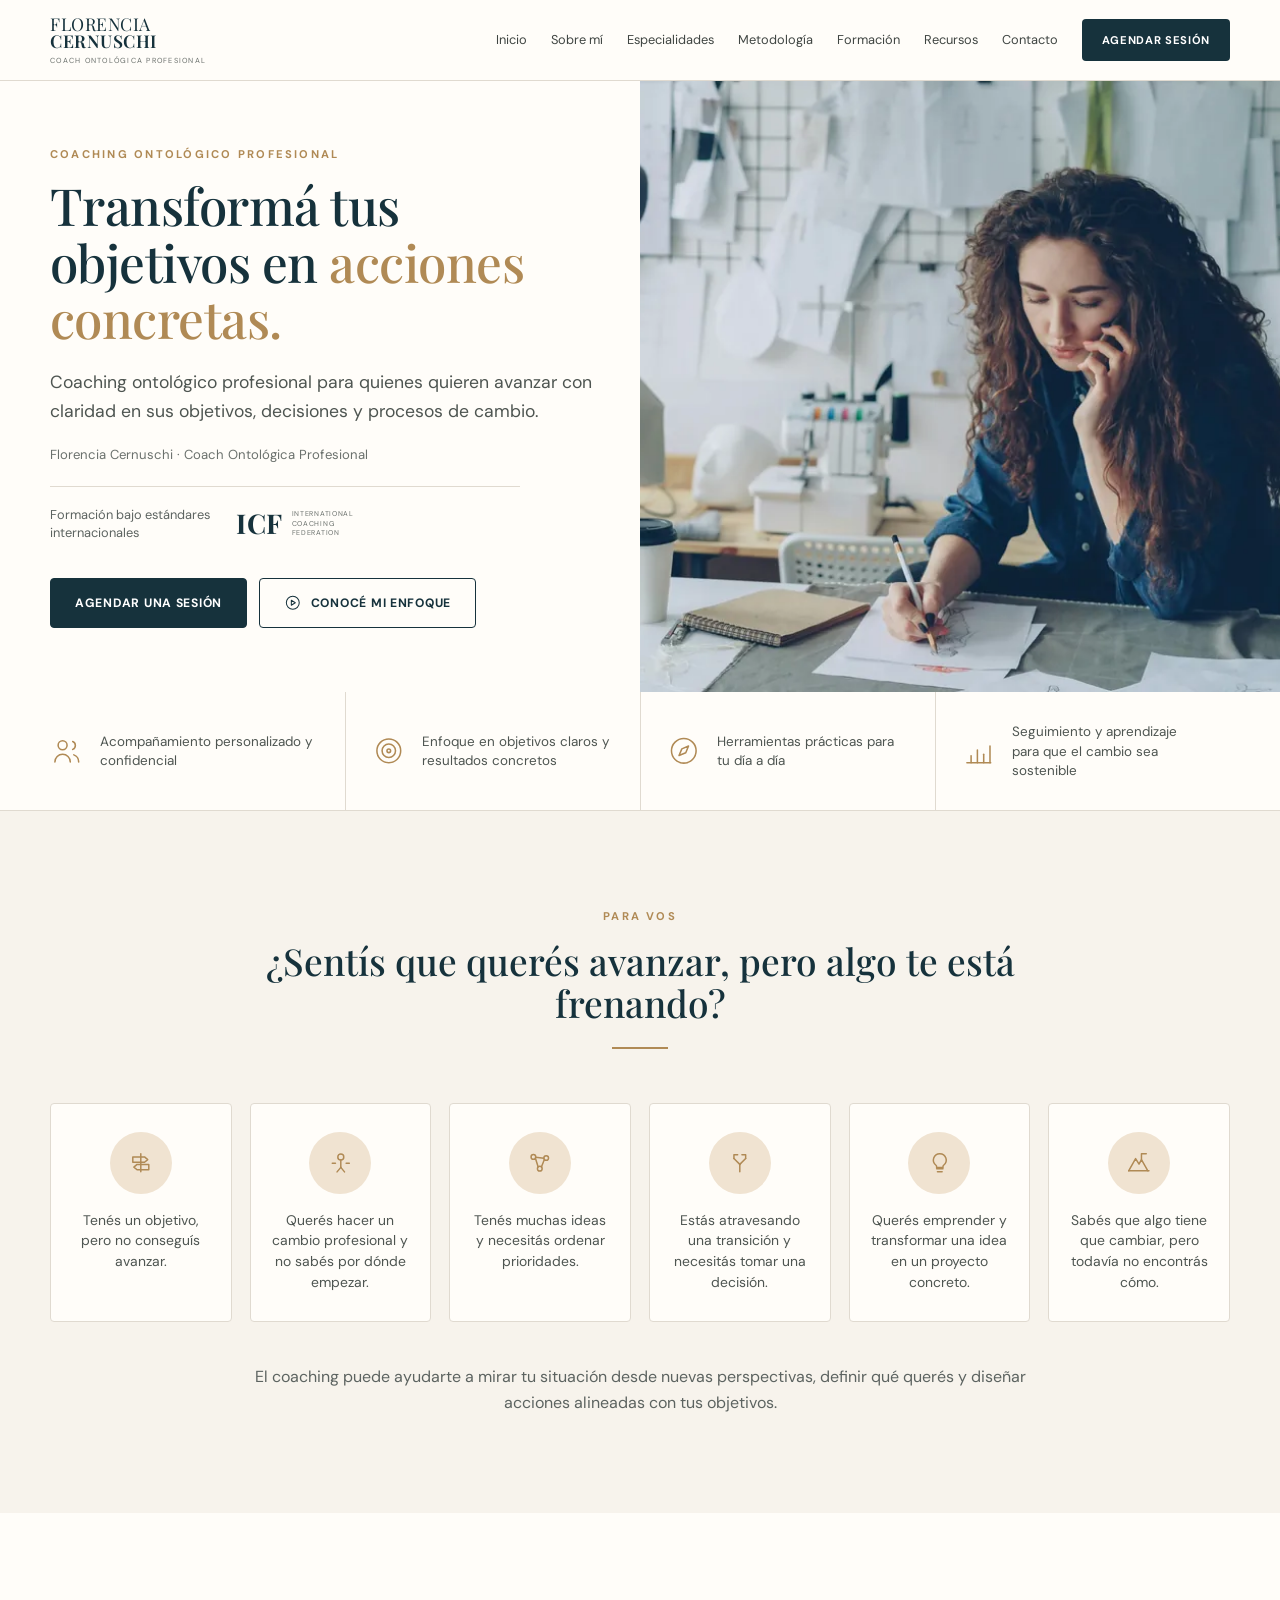
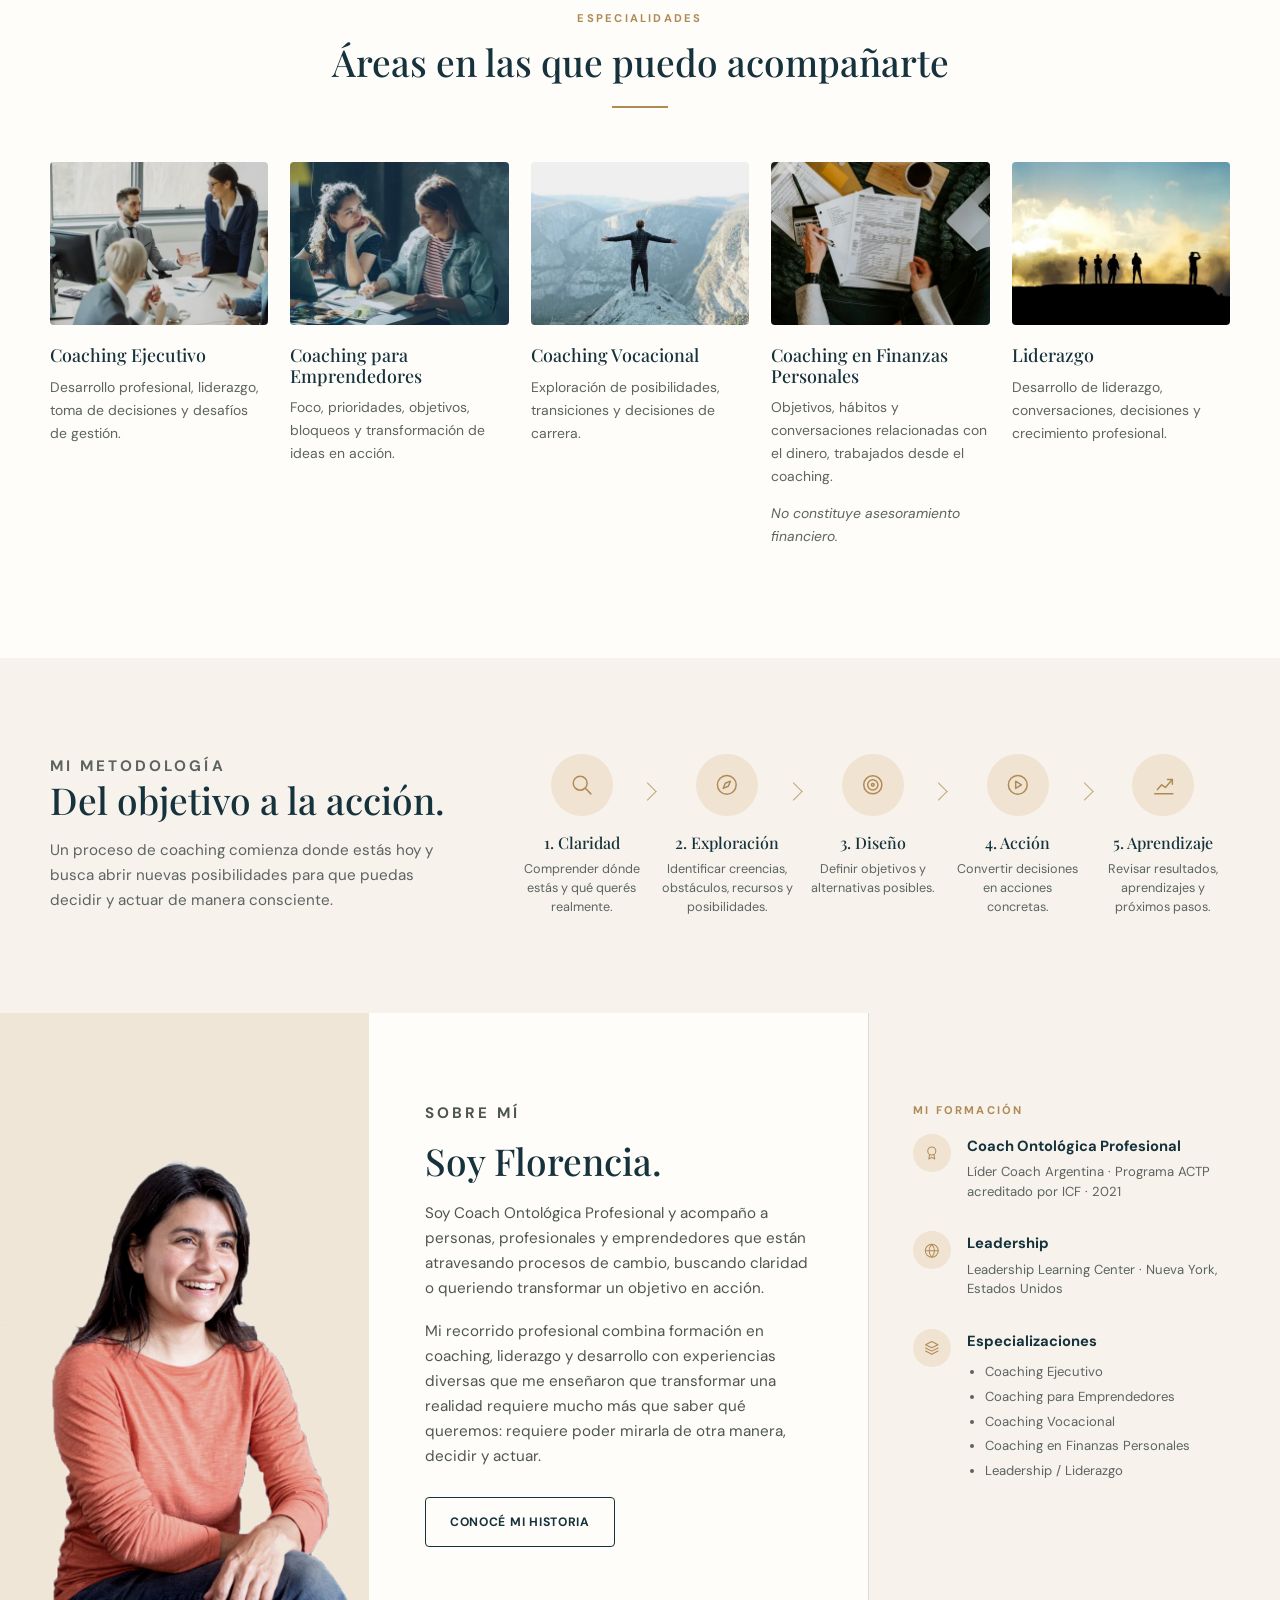
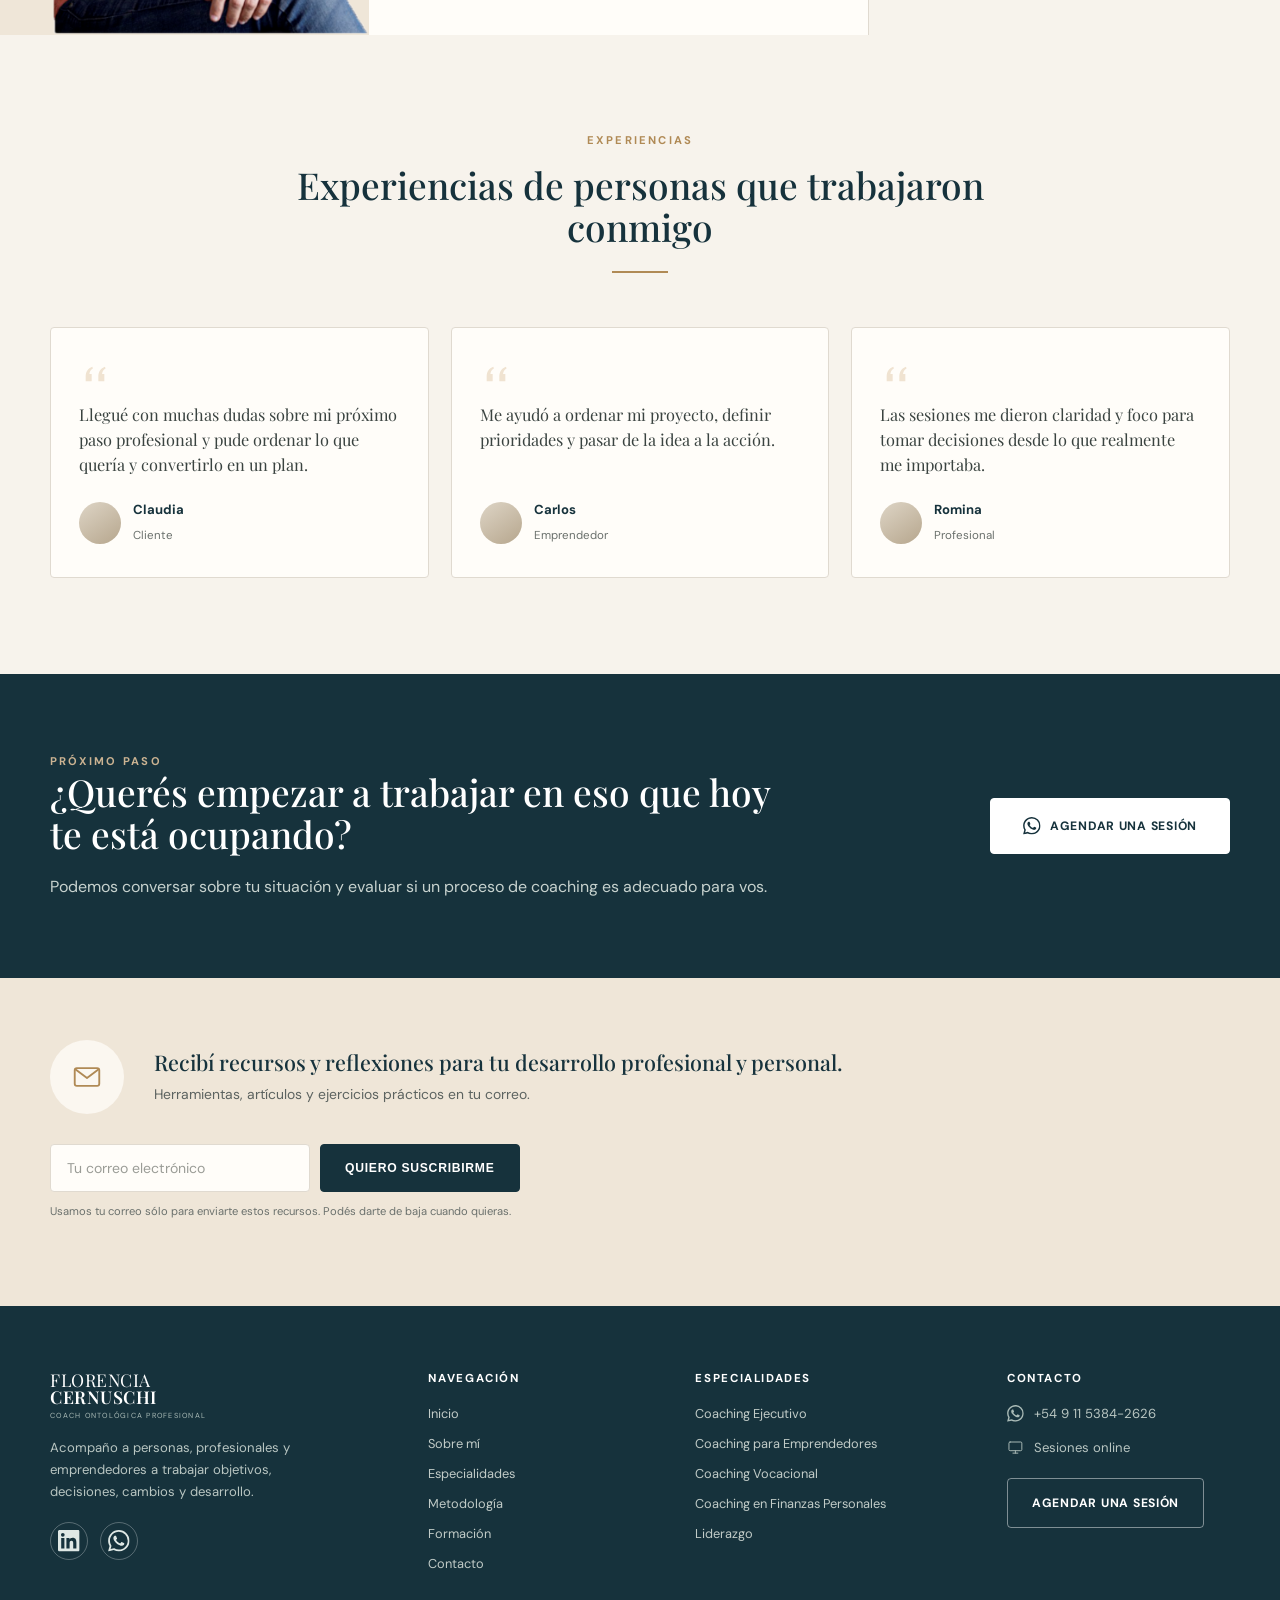
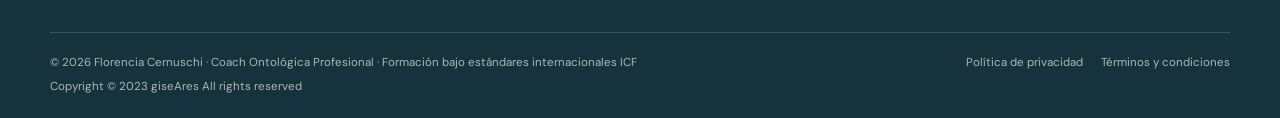
<file: index.html>
<!doctype html>
<html lang="es">
<head>
  <meta charset="utf-8">
  <meta name="viewport" content="width=device-width, initial-scale=1">

  <title>Florencia Cernuschi | Coach Ontológica Profesional ICF</title>
  <meta name="description" content="Coaching ontológico profesional para objetivos, cambios y desarrollo profesional. Conocé el enfoque y las especialidades de Florencia Cernuschi.">
  <link rel="canonical" href="https://cernuschiflorencia.github.io/coach/">

  <meta property="og:title" content="Florencia Cernuschi | Coach Ontológica Profesional ICF">
  <meta property="og:description" content="Transformá tus objetivos en acciones concretas. Coaching ontológico profesional para personas, profesionales y emprendedores.">
  <meta property="og:type" content="website">
  <meta property="og:url" content="https://cernuschiflorencia.github.io/coach/">
  <meta property="og:locale" content="es_AR">
  <meta property="og:site_name" content="Florencia Cernuschi">
  <!-- PENDIENTE: subir una imagen de 1200x630 y descomentar.
  <meta property="og:image" content="https://cernuschiflorencia.github.io/coach/assets/og-cover.jpg">
  <meta property="og:image:alt" content="Florencia Cernuschi, Coach Ontológica Profesional"> -->
  <meta name="twitter:card" content="summary_large_image">
  <meta name="twitter:title" content="Florencia Cernuschi | Coach Ontológica Profesional ICF">
  <meta name="twitter:description" content="Coaching ontológico profesional para objetivos, cambios y desarrollo profesional.">

  <meta name="theme-color" content="#16323c">
  <link rel="icon" type="image/png" sizes="32x32" href="assets/favicon-32x32.png">

  <link rel="preconnect" href="https://fonts.googleapis.com">
  <link rel="preconnect" href="https://fonts.gstatic.com" crossorigin>
  <link href="https://fonts.googleapis.com/css2?family=DM+Sans:wght@400;500;600;700&family=Playfair+Display:wght@500;600&display=swap" rel="stylesheet">
  <link rel="stylesheet" href="styles.css">

  <!-- Google Tag Manager -->
  <script>(function(w,d,s,l,i){w[l]=w[l]||[];w[l].push({'gtm.start':
  new Date().getTime(),event:'gtm.js'});var f=d.getElementsByTagName(s)[0],
  j=d.createElement(s),dl=l!='dataLayer'?'&l='+l:'';j.async=true;j.src=
  'https://www.googletagmanager.com/gtm.js?id='+i+dl;f.parentNode.insertBefore(j,f);
  })(window,document,'script','dataLayer','GTM-5N4RTZP9');</script>
  <!-- End Google Tag Manager -->

  <!-- Google Ads -->
  <script async src="https://www.googletagmanager.com/gtag/js?id=AW-17258777133"></script>
  <script>
    window.dataLayer = window.dataLayer || [];
    function gtag(){dataLayer.push(arguments);}
    gtag('js', new Date());
    gtag('config', 'AW-17258777133');
  </script>
  <!-- End Google Ads -->

  <script type="application/ld+json">
  {
    "@context": "https://schema.org",
    "@graph": [
      {
        "@type": "WebSite",
        "@id": "https://cernuschiflorencia.github.io/coach/#website",
        "url": "https://cernuschiflorencia.github.io/coach/",
        "name": "Florencia Cernuschi — Coach Ontológica Profesional",
        "inLanguage": "es-AR",
        "publisher": { "@id": "https://cernuschiflorencia.github.io/coach/#florencia" }
      },
      {
        "@type": "Person",
        "@id": "https://cernuschiflorencia.github.io/coach/#florencia",
        "name": "Florencia Cernuschi",
        "jobTitle": "Coach Ontológica Profesional",
        "url": "https://cernuschiflorencia.github.io/coach/",
        "description": "Coach Ontológica Profesional especializada en desarrollo profesional, coaching ejecutivo, emprendimiento, coaching vocacional, liderazgo y coaching en finanzas personales.",
        "knowsAbout": [
          "Coaching ontológico",
          "Coaching ejecutivo",
          "Coaching para emprendedores",
          "Coaching vocacional",
          "Coaching en finanzas personales",
          "Liderazgo"
        ],
        "sameAs": ["https://www.linkedin.com/in/cernuschiflorencia/"]
      },
      {
        "@type": "ProfessionalService",
        "@id": "https://cernuschiflorencia.github.io/coach/#servicio",
        "name": "Coaching Ontológico Profesional — Florencia Cernuschi",
        "url": "https://cernuschiflorencia.github.io/coach/",
        "description": "Procesos de coaching ontológico para trabajar objetivos, decisiones, cambios profesionales, emprendimiento y liderazgo.",
        "provider": { "@id": "https://cernuschiflorencia.github.io/coach/#florencia" },
        "areaServed": "Sesiones online",
        "availableLanguage": "es",
        "telephone": "+5491153842626",
        "contactPoint": {
          "@type": "ContactPoint",
          "contactType": "Agendar una sesión",
          "telephone": "+5491153842626",
          "availableLanguage": "es"
        },
        "hasOfferCatalog": {
          "@type": "OfferCatalog",
          "name": "Especialidades",
          "itemListElement": [
            { "@type": "Offer", "itemOffered": { "@type": "Service", "name": "Coaching Ejecutivo" } },
            { "@type": "Offer", "itemOffered": { "@type": "Service", "name": "Coaching para Emprendedores" } },
            { "@type": "Offer", "itemOffered": { "@type": "Service", "name": "Coaching Vocacional" } },
            { "@type": "Offer", "itemOffered": { "@type": "Service", "name": "Coaching en Finanzas Personales" } },
            { "@type": "Offer", "itemOffered": { "@type": "Service", "name": "Liderazgo" } }
          ]
        }
      }
    ]
  }
  </script>
</head>

<body>
<!-- Google Tag Manager (noscript) -->
<noscript><iframe src="https://www.googletagmanager.com/ns.html?id=GTM-5N4RTZP9"
height="0" width="0" style="display:none;visibility:hidden"></iframe></noscript>
<!-- End Google Tag Manager (noscript) -->

<!-- ============ Sprite de iconos ============ -->
<svg class="icon-sprite" aria-hidden="true" focusable="false">
  <!-- diferenciadores -->
  <symbol id="i-personas" viewBox="0 0 24 24"><circle cx="9" cy="8" r="3.2"/><path d="M3.5 20c0-3.1 2.5-5.5 5.5-5.5s5.5 2.4 5.5 5.5"/><path d="M16.2 5.4a3 3 0 0 1 0 5.6"/><path d="M17 14.9c2 .7 3.5 2.6 3.5 5.1"/></symbol>
  <symbol id="i-objetivo" viewBox="0 0 24 24"><circle cx="12" cy="12" r="8.5"/><circle cx="12" cy="12" r="4.8"/><circle cx="12" cy="12" r="1.3"/></symbol>
  <symbol id="i-brujula" viewBox="0 0 24 24"><circle cx="12" cy="12" r="8.8"/><path d="M15.4 8.6l-2 4.8-4.8 2 2-4.8z"/></symbol>
  <symbol id="i-progreso" viewBox="0 0 24 24"><path d="M3.5 20.5h17"/><path d="M6.5 20.5v-5"/><path d="M11 20.5v-9"/><path d="M15.5 20.5v-6"/><path d="M20 20.5v-12"/></symbol>

  <!-- situaciones -->
  <symbol id="i-cartel" viewBox="0 0 24 24"><path d="M12 3.5v17"/><path d="M4.5 6.5h11l3 2.5-3 2.5h-11z"/><path d="M19.5 13.5h-11l-3 2.5 3 2.5h11z"/></symbol>
  <symbol id="i-red" viewBox="0 0 24 24"><circle cx="6" cy="6.5" r="2.2"/><circle cx="18" cy="7.5" r="2.2"/><circle cx="12" cy="17.5" r="2.2"/><path d="M7.9 7.7l2.5 8"/><path d="M16.3 8.9l-2.7 6.9"/><path d="M8.2 6.9l7.6.8"/></symbol>
  <symbol id="i-cumbre" viewBox="0 0 24 24"><path d="M2.5 19.5h19"/><path d="M2.5 19.5L9 8l3.2 5.2L14.5 9l6 10.5"/><path d="M14.5 9V3.5h4.5"/></symbol>
  <symbol id="i-bifurcacion" viewBox="0 0 24 24"><path d="M12 20.5v-7"/><path d="M12 13.5L6.5 8"/><path d="M12 13.5L17.5 8"/><path d="M6.5 8V4.5h3.5"/><path d="M17.5 8V4.5H14"/></symbol>
  <symbol id="i-idea" viewBox="0 0 24 24"><path d="M9 17.5h6"/><path d="M9.8 20.5h4.4"/><path d="M12 3.5a6 6 0 0 1 3.6 10.8c-.4.3-.6.8-.6 1.3v.9H9v-.9c0-.5-.2-1-.6-1.3A6 6 0 0 1 12 3.5z"/></symbol>
  <symbol id="i-transicion" viewBox="0 0 24 24"><circle cx="12" cy="6.5" r="2.8"/><path d="M12 9.3v7"/><path d="M12 16.3l-3.5 4.2"/><path d="M12 16.3l3.5 4.2"/><path d="M4 12.5h3"/><path d="M17 12.5h3"/></symbol>

  <!-- metodología -->
  <symbol id="i-lupa" viewBox="0 0 24 24"><circle cx="10.5" cy="10.5" r="6.5"/><path d="M15.3 15.3l5.2 5.2"/></symbol>
  <symbol id="i-play" viewBox="0 0 24 24"><circle cx="12" cy="12" r="8.8"/><path d="M10 8.6l5.4 3.4L10 15.4z"/></symbol>
  <symbol id="i-crecimiento" viewBox="0 0 24 24"><path d="M3.5 20.5h17"/><path d="M6 16.5l4-4.5 3.5 2.5L20 7"/><path d="M15.5 7H20v4.5"/></symbol>

  <!-- formación -->
  <symbol id="i-diploma" viewBox="0 0 24 24"><circle cx="12" cy="9.5" r="5.5"/><path d="M9 14.4l-1 6 4-2.2 4 2.2-1-6"/></symbol>
  <symbol id="i-globo" viewBox="0 0 24 24"><circle cx="12" cy="12" r="8.8"/><path d="M3.4 12h17.2"/><path d="M12 3.2c2.4 2.4 3.6 5.4 3.6 8.8s-1.2 6.4-3.6 8.8c-2.4-2.4-3.6-5.4-3.6-8.8S9.6 5.6 12 3.2z"/></symbol>
  <symbol id="i-capas" viewBox="0 0 24 24"><path d="M12 3.5l8.5 4.3L12 12 3.5 7.8z"/><path d="M3.5 12.2L12 16.5l8.5-4.3"/><path d="M3.5 16.4L12 20.7l8.5-4.3"/></symbol>

  <!-- varios -->
  <symbol id="i-sobre" viewBox="0 0 24 24"><rect x="2.8" y="5.3" width="18.4" height="13.4" rx="1.6"/><path d="M3.5 6.3l8.5 6.4 8.5-6.4"/></symbol>
  <symbol id="i-monitor" viewBox="0 0 24 24"><rect x="2.8" y="4.3" width="18.4" height="12.4" rx="1.6"/><path d="M8.5 20.2h7"/><path d="M12 16.7v3.5"/></symbol>
  <symbol id="i-cita" viewBox="0 0 24 24"><path d="M10 6.5C6.7 7.7 5 10.2 5 14v3.5h4.5V12H7.8c.2-2 1-3.4 2.6-4.2z"/><path d="M19.5 6.5c-3.3 1.2-5 3.7-5 7.5v3.5H19V12h-1.7c.2-2 1-3.4 2.6-4.2z"/></symbol>
  <symbol id="i-whatsapp" viewBox="0 0 24 24"><path d="M17.47 14.38c-.3-.15-1.76-.87-2.03-.97-.27-.1-.47-.15-.67.15-.2.3-.77.97-.94 1.16-.17.2-.35.22-.64.08-.3-.15-1.26-.46-2.39-1.48-.88-.79-1.48-1.76-1.65-2.06-.17-.3-.02-.46.13-.6.13-.14.3-.35.45-.52.15-.18.2-.3.3-.5.1-.2.05-.37-.03-.52-.07-.15-.67-1.61-.91-2.21-.25-.58-.49-.5-.67-.51h-.57c-.2 0-.52.07-.8.37-.27.3-1.04 1.02-1.04 2.48 0 1.46 1.07 2.88 1.22 3.07.15.2 2.1 3.2 5.08 4.49.7.3 1.26.49 1.69.62.71.23 1.36.2 1.87.12.57-.09 1.76-.72 2-1.41.25-.7.25-1.29.18-1.42-.08-.12-.27-.2-.57-.35M12.05 21.78h-.01a9.87 9.87 0 0 1-5.03-1.37l-.36-.22-3.74.98 1-3.65-.24-.37a9.86 9.86 0 0 1-1.51-5.26c0-5.45 4.44-9.89 9.89-9.89a9.82 9.82 0 0 1 6.99 2.9 9.83 9.83 0 0 1 2.89 6.99c0 5.45-4.44 9.89-9.88 9.89m8.41-18.3A11.82 11.82 0 0 0 12.05 0C5.5 0 .16 5.34.16 11.89c0 2.1.55 4.14 1.59 5.95L.06 24l6.3-1.65a11.88 11.88 0 0 0 5.69 1.45c6.55 0 11.89-5.34 11.89-11.89a11.82 11.82 0 0 0-3.48-8.42z"/></symbol>
  <symbol id="i-linkedin" viewBox="0 0 24 24"><path d="M20.45 20.45h-3.55v-5.57c0-1.33-.03-3.04-1.86-3.04-1.85 0-2.13 1.45-2.13 2.94v5.67H9.35V9h3.41v1.56h.05c.48-.9 1.64-1.85 3.37-1.85 3.6 0 4.27 2.37 4.27 5.46v6.28zM5.34 7.43a2.06 2.06 0 1 1 0-4.13 2.06 2.06 0 0 1 0 4.13zm1.78 13.02H3.56V9h3.56v11.45zM22.23 0H1.77C.79 0 0 .77 0 1.73v20.54C0 23.23.79 24 1.77 24h20.46c.97 0 1.77-.77 1.77-1.73V1.73C24 .77 23.2 0 22.22 0z"/></symbol>
</svg>

<a class="skip-link" href="#contenido">Saltar al contenido</a>

<header class="site-header">
  <div class="container nav-wrap">
    <a class="brand" href="#inicio" aria-label="Florencia Cernuschi, inicio">
      <span>FLORENCIA</span><strong>CERNUSCHI</strong><small>COACH ONTOLÓGICA PROFESIONAL</small>
    </a>

    <button class="menu-toggle" aria-expanded="false" aria-controls="main-nav" aria-label="Abrir menú">
      <span class="bars" aria-hidden="true"></span>
    </button>

    <nav id="main-nav" class="main-nav" aria-label="Navegación principal">
      <a href="#inicio">Inicio</a>
      <a href="#sobre-mi">Sobre mí</a>
      <a href="#especialidades">Especialidades</a>
      <a href="#metodologia">Metodología</a>
      <a href="#formacion">Formación</a>
      <a href="#recursos">Recursos</a>
      <a href="#contacto">Contacto</a>
      <!-- Los CTA de "Agendar" van directo a WhatsApp, con un mensaje ya escrito.
           El link se repite en hero, CTA final y footer: si cambia el número o el
           texto, hay que actualizarlo en los cuatro. -->
      <a class="nav-cta" href="https://wa.me/5491153842626?text=Hola%20Florencia%2C%20me%20gustar%C3%ADa%20agendar%20una%20sesi%C3%B3n%20de%20coaching."
         target="_blank" rel="noopener" data-cta="header">Agendar sesión</a>
    </nav>
  </div>
</header>

<main id="contenido">
  <!-- ============ HERO ============ -->
  <!-- El hero no usa .container: la foto sangra hasta el borde derecho y la
       columna de texto se alinea sola con el resto de la página. -->
  <section class="hero" id="inicio">
    <div class="hero-grid">
      <div class="hero-copy">
        <p class="eyebrow">COACHING ONTOLÓGICO PROFESIONAL</p>
        <h1>Transformá tus objetivos en <em>acciones concretas.</em></h1>
        <p class="hero-lead">Coaching ontológico profesional para quienes quieren avanzar con claridad en sus objetivos, decisiones y procesos de cambio.</p>

        <p class="hero-signature">Florencia Cernuschi · Coach Ontológica Profesional</p>

        <div class="authority-lockup">
          <span class="authority-text">Formación bajo estándares internacionales</span>
          <!-- PENDIENTE: reemplazar por el logotipo oficial de ICF, respetando las
               normas de marca de la International Coaching Federation. -->
          <span class="icf-mark" aria-label="International Coaching Federation">
            <strong>ICF</strong><small>International<br>Coaching<br>Federation</small>
          </span>
        </div>

        <div class="hero-actions">
          <a class="btn btn-primary" href="https://wa.me/5491153842626?text=Hola%20Florencia%2C%20me%20gustar%C3%ADa%20agendar%20una%20sesi%C3%B3n%20de%20coaching."
             target="_blank" rel="noopener" data-cta="hero-primario">Agendar una sesión</a>
          <a class="btn btn-secondary btn-icon" href="#metodologia">
            <svg class="ico" aria-hidden="true"><use href="#i-play"/></svg>
            Conocé mi enfoque
          </a>
        </div>
      </div>

      <div class="hero-visual">
        <picture>
          <source type="image/webp"
                  srcset="assets/hero-800.webp 800w, assets/hero-1600.webp 1600w"
                  sizes="(max-width:860px) 100vw, 50vw">
          <source type="image/jpeg"
                  srcset="assets/hero-800.jpg 800w, assets/hero-1600.jpg 1600w"
                  sizes="(max-width:860px) 100vw, 50vw">
          <img src="assets/hero-1600.jpg" width="1600" height="1200"
               class="hero-photo" fetchpriority="high" decoding="async"
               alt="Una emprendedora trabaja en su taller: boceta a mano sobre la mesa mientras habla por teléfono, con un maniquí de costura y patrones colgados detrás. Foto: Vitaly Gariev / Unsplash">
        </picture>
      </div>
    </div>
  </section>

  <!-- ============ DIFERENCIADORES ============ -->
  <section class="differentiators" aria-label="Cómo acompaño los procesos">
    <div class="container diff-grid">
      <article><svg class="ico" aria-hidden="true"><use href="#i-personas"/></svg><p>Acompañamiento personalizado y confidencial</p></article>
      <article><svg class="ico" aria-hidden="true"><use href="#i-objetivo"/></svg><p>Enfoque en objetivos claros y resultados concretos</p></article>
      <article><svg class="ico" aria-hidden="true"><use href="#i-brujula"/></svg><p>Herramientas prácticas para tu día a día</p></article>
      <article><svg class="ico" aria-hidden="true"><use href="#i-progreso"/></svg><p>Seguimiento y aprendizaje para que el cambio sea sostenible</p></article>
    </div>
  </section>

  <!-- ============ SITUACIONES ============ -->
  <section class="problem section-soft">
    <div class="container">
      <div class="section-heading centered">
        <p class="eyebrow">PARA VOS</p>
        <h2>¿Sentís que querés avanzar, pero algo te está frenando?</h2>
      </div>

      <div class="problem-grid">
        <article><span class="icon-circle"><svg class="ico" aria-hidden="true"><use href="#i-cartel"/></svg></span><p>Tenés un objetivo, pero no conseguís avanzar.</p></article>
        <article><span class="icon-circle"><svg class="ico" aria-hidden="true"><use href="#i-transicion"/></svg></span><p>Querés hacer un cambio profesional y no sabés por dónde empezar.</p></article>
        <article><span class="icon-circle"><svg class="ico" aria-hidden="true"><use href="#i-red"/></svg></span><p>Tenés muchas ideas y necesitás ordenar prioridades.</p></article>
        <article><span class="icon-circle"><svg class="ico" aria-hidden="true"><use href="#i-bifurcacion"/></svg></span><p>Estás atravesando una transición y necesitás tomar una decisión.</p></article>
        <article><span class="icon-circle"><svg class="ico" aria-hidden="true"><use href="#i-idea"/></svg></span><p>Querés emprender y transformar una idea en un proyecto concreto.</p></article>
        <article><span class="icon-circle"><svg class="ico" aria-hidden="true"><use href="#i-cumbre"/></svg></span><p>Sabés que algo tiene que cambiar, pero todavía no encontrás cómo.</p></article>
      </div>

      <p class="section-close">El coaching puede ayudarte a mirar tu situación desde nuevas perspectivas, definir qué querés y diseñar acciones alineadas con tus objetivos.</p>
    </div>
  </section>

  <!-- ============ ESPECIALIDADES ============ -->
  <section id="especialidades" class="specialties section">
    <div class="container">
      <div class="section-heading centered">
        <p class="eyebrow">ESPECIALIDADES</p>
        <h2>Áreas en las que puedo acompañarte</h2>
      </div>

      <!-- Cada card sirve WebP con fallback JPEG en dos anchos. Los recortes 4:3
           y el script que los genera están documentados en assets/README.md. -->
      <div class="cards five">
        <!-- Fase 2: href="coaching-ejecutivo/" -->
        <article class="service-card">
          <picture>
            <source type="image/webp" sizes="(max-width:520px) calc(100vw - 32px), (max-width:860px) calc(50vw - 28px), (max-width:1080px) calc(33vw - 24px), 220px"
                    srcset="assets/esp-ejecutivo-440.webp 440w, assets/esp-ejecutivo-800.webp 800w">
            <img src="assets/esp-ejecutivo-800.jpg" width="800" height="600" loading="lazy" decoding="async"
                 sizes="(max-width:520px) calc(100vw - 32px), (max-width:860px) calc(50vw - 28px), (max-width:1080px) calc(33vw - 24px), 220px"
                 srcset="assets/esp-ejecutivo-440.jpg 440w, assets/esp-ejecutivo-800.jpg 800w"
                 alt="Cuatro profesionales conversan alrededor de una mesa de reunión en una oficina luminosa; uno gesticula mientras explica y sobre la mesa hay gráficos impresos. Foto: Vitaly Gariev / Unsplash"></picture>
          <div class="card-body">
            <h3>Coaching Ejecutivo</h3>
            <p>Desarrollo profesional, liderazgo, toma de decisiones y desafíos de gestión.</p>
          </div>
        </article>

        <!-- Fase 2: href="coaching-para-emprendedores/" -->
        <article class="service-card">
          <picture>
            <source type="image/webp" sizes="(max-width:520px) calc(100vw - 32px), (max-width:860px) calc(50vw - 28px), (max-width:1080px) calc(33vw - 24px), 220px"
                    srcset="assets/esp-emprendedores-440.webp 440w, assets/esp-emprendedores-800.webp 800w">
            <img src="assets/esp-emprendedores-800.jpg" width="800" height="600" loading="lazy" decoding="async"
                 sizes="(max-width:520px) calc(100vw - 32px), (max-width:860px) calc(50vw - 28px), (max-width:1080px) calc(33vw - 24px), 220px"
                 srcset="assets/esp-emprendedores-440.jpg 440w, assets/esp-emprendedores-800.jpg 800w"
                 alt="Dos emprendedoras trabajan juntas en un escritorio con una laptop, bocetos y notas adhesivas; una toma apuntes mientras la otra escucha. Foto: Vitaly Gariev / Unsplash"></picture>
          <div class="card-body">
            <h3>Coaching para Emprendedores</h3>
            <p>Foco, prioridades, objetivos, bloqueos y transformación de ideas en acción.</p>
          </div>
        </article>

        <!-- Fase 2: href="coaching-vocacional/" -->
        <article class="service-card">
          <picture>
            <source type="image/webp" sizes="(max-width:520px) calc(100vw - 32px), (max-width:860px) calc(50vw - 28px), (max-width:1080px) calc(33vw - 24px), 220px"
                    srcset="assets/esp-vocacional-440.webp 440w, assets/esp-vocacional-800.webp 800w">
            <img src="assets/esp-vocacional-800.jpg" width="800" height="600" loading="lazy" decoding="async"
                 sizes="(max-width:520px) calc(100vw - 32px), (max-width:860px) calc(50vw - 28px), (max-width:1080px) calc(33vw - 24px), 220px"
                 srcset="assets/esp-vocacional-440.jpg 440w, assets/esp-vocacional-800.jpg 800w"
                 alt="Una persona de espaldas, parada sobre una roca en la cima, abre los brazos frente a un valle de montañas al amanecer. Foto: Jason Hogan / Unsplash"></picture>
          <div class="card-body">
            <h3>Coaching Vocacional</h3>
            <p>Exploración de posibilidades, transiciones y decisiones de carrera.</p>
          </div>
        </article>

        <!-- Fase 2: href="coaching-finanzas-personales/" -->
        <article class="service-card">
          <picture>
            <source type="image/webp" sizes="(max-width:520px) calc(100vw - 32px), (max-width:860px) calc(50vw - 28px), (max-width:1080px) calc(33vw - 24px), 220px"
                    srcset="assets/esp-finanzas-440.webp 440w, assets/esp-finanzas-800.webp 800w">
            <img src="assets/esp-finanzas-800.jpg" width="800" height="600" loading="lazy" decoding="async"
                 sizes="(max-width:520px) calc(100vw - 32px), (max-width:860px) calc(50vw - 28px), (max-width:1080px) calc(33vw - 24px), 220px"
                 srcset="assets/esp-finanzas-440.jpg 440w, assets/esp-finanzas-800.jpg 800w"
                 alt="Vista desde arriba de una persona revisando papeles de finanzas personales, con una calculadora, una lista de documentos, un café y una laptop. Foto: Kelly Sikkema / Unsplash"></picture>
          <div class="card-body">
            <h3>Coaching en Finanzas Personales</h3>
            <p>Objetivos, hábitos y conversaciones relacionadas con el dinero, trabajados desde el coaching.</p>
            <p class="card-note">No constituye asesoramiento financiero.</p>
          </div>
        </article>

        <!-- Fase 2: href="liderazgo/" -->
        <article class="service-card">
          <picture>
            <source type="image/webp" sizes="(max-width:520px) calc(100vw - 32px), (max-width:860px) calc(50vw - 28px), (max-width:1080px) calc(33vw - 24px), 220px"
                    srcset="assets/esp-liderazgo-440.webp 440w, assets/esp-liderazgo-800.webp 800w">
            <img src="assets/esp-liderazgo-800.jpg" width="800" height="600" loading="lazy" decoding="async"
                 sizes="(max-width:520px) calc(100vw - 32px), (max-width:860px) calc(50vw - 28px), (max-width:1080px) calc(33vw - 24px), 220px"
                 srcset="assets/esp-liderazgo-440.jpg 440w, assets/esp-liderazgo-800.jpg 800w"
                 alt="Cinco personas de pie sobre la cima de una loma, en silueta contra un cielo al atardecer. Foto: Csaba Veres / Unsplash"></picture>
          <div class="card-body">
            <h3>Liderazgo</h3>
            <p>Desarrollo de liderazgo, conversaciones, decisiones y crecimiento profesional.</p>
          </div>
        </article>
      </div>
    </div>
  </section>

  <!-- ============ METODOLOGÍA ============ -->
  <section id="metodologia" class="method section-soft">
    <div class="container method-grid">
      <div class="method-intro">
        <p class="eyebrow">MI METODOLOGÍA</p>
        <h2>Del objetivo a la acción.</h2>
        <p>Un proceso de coaching comienza donde estás hoy y busca abrir nuevas posibilidades para que puedas decidir y actuar de manera consciente.</p>
      </div>

      <ol class="steps">
        <li>
          <span class="icon-circle"><svg class="ico" aria-hidden="true"><use href="#i-lupa"/></svg></span>
          <h3>1. Claridad</h3>
          <p>Comprender dónde estás y qué querés realmente.</p>
        </li>
        <li>
          <span class="icon-circle"><svg class="ico" aria-hidden="true"><use href="#i-brujula"/></svg></span>
          <h3>2. Exploración</h3>
          <p>Identificar creencias, obstáculos, recursos y posibilidades.</p>
        </li>
        <li>
          <span class="icon-circle"><svg class="ico" aria-hidden="true"><use href="#i-objetivo"/></svg></span>
          <h3>3. Diseño</h3>
          <p>Definir objetivos y alternativas posibles.</p>
        </li>
        <li>
          <span class="icon-circle"><svg class="ico" aria-hidden="true"><use href="#i-play"/></svg></span>
          <h3>4. Acción</h3>
          <p>Convertir decisiones en acciones concretas.</p>
        </li>
        <li>
          <span class="icon-circle"><svg class="ico" aria-hidden="true"><use href="#i-crecimiento"/></svg></span>
          <h3>5. Aprendizaje</h3>
          <p>Revisar resultados, aprendizajes y próximos pasos.</p>
        </li>
      </ol>
    </div>
  </section>

  <!-- ============ SOBRE MÍ + FORMACIÓN ============ -->
  <section id="sobre-mi" class="about">
    <div class="about-grid">
      <div class="about-image">
        <img src="assets/florencia-retrato.png" width="428" height="553"
             loading="lazy" decoding="async"
             alt="Florencia Cernuschi, sentada y sonriendo">
      </div>

      <div class="about-copy">
        <p class="eyebrow">SOBRE MÍ</p>
        <h2>Soy Florencia.</h2>
        <p>Soy Coach Ontológica Profesional y acompaño a personas, profesionales y emprendedores que están atravesando procesos de cambio, buscando claridad o queriendo transformar un objetivo en acción.</p>
        <p>Mi recorrido profesional combina formación en coaching, liderazgo y desarrollo con experiencias diversas que me enseñaron que transformar una realidad requiere mucho más que saber qué queremos: requiere poder mirarla de otra manera, decidir y actuar.</p>
        <a class="btn btn-secondary" href="https://calimbaok.github.io/calimbaok/"
           target="_blank" rel="noopener" data-cta="sobre-mi-historia">Conocé mi historia</a>
      </div>

      <aside class="credentials" id="formacion" aria-labelledby="titulo-formacion">
        <p class="eyebrow">MI FORMACIÓN</p>
        <h3 id="titulo-formacion" class="sr-only">Formación y respaldo profesional</h3>

        <div class="cred-item">
          <span class="icon-circle sm"><svg class="ico" aria-hidden="true"><use href="#i-diploma"/></svg></span>
          <div>
            <b>Coach Ontológica Profesional</b>
            <!-- IMPORTANTE (Documento Maestro §3.6 y §12): validar esta
                 denominación contra el certificado antes de publicar. -->
            <span>Líder Coach Argentina · Programa ACTP acreditado por ICF · 2021</span>
          </div>
        </div>

        <div class="cred-item">
          <span class="icon-circle sm"><svg class="ico" aria-hidden="true"><use href="#i-globo"/></svg></span>
          <div>
            <b>Leadership</b>
            <span>Leadership Learning Center · Nueva York, Estados Unidos</span>
          </div>
        </div>

        <div class="cred-item">
          <span class="icon-circle sm"><svg class="ico" aria-hidden="true"><use href="#i-capas"/></svg></span>
          <div>
            <b>Especializaciones</b>
            <ul>
              <li>Coaching Ejecutivo</li>
              <li>Coaching para Emprendedores</li>
              <li>Coaching Vocacional</li>
              <li>Coaching en Finanzas Personales</li>
              <li>Leadership / Liderazgo</li>
            </ul>
          </div>
        </div>
      </aside>
    </div>
  </section>

  <!-- ============ TESTIMONIOS ============ -->
  <section class="testimonials section-soft">
    <div class="container">
      <div class="section-heading centered">
        <p class="eyebrow">EXPERIENCIAS</p>
        <h2>Experiencias de personas que trabajaron conmigo</h2>
      </div>

      <!-- PENDIENTE: reemplazar por testimonios reales y autorizados. Estructura
           sugerida (Documento Maestro §3.8): problema inicial → proceso → cambio
           percibido. No inventar resultados. -->
      <div class="testimonial-track" id="testimonios">
        <figure class="testimonial">
          <svg class="ico quote" aria-hidden="true"><use href="#i-cita"/></svg>
          <blockquote><p>Llegué con muchas dudas sobre mi próximo paso profesional y pude ordenar lo que quería y convertirlo en un plan.</p></blockquote>
          <figcaption><span class="avatar" aria-hidden="true"></span><span class="who"><b>Claudia</b><small>Cliente</small></span></figcaption>
        </figure>

        <figure class="testimonial">
          <svg class="ico quote" aria-hidden="true"><use href="#i-cita"/></svg>
          <blockquote><p>Me ayudó a ordenar mi proyecto, definir prioridades y pasar de la idea a la acción.</p></blockquote>
          <figcaption><span class="avatar" aria-hidden="true"></span><span class="who"><b>Carlos</b><small>Emprendedor</small></span></figcaption>
        </figure>

        <figure class="testimonial">
          <svg class="ico quote" aria-hidden="true"><use href="#i-cita"/></svg>
          <blockquote><p>Las sesiones me dieron claridad y foco para tomar decisiones desde lo que realmente me importaba.</p></blockquote>
          <figcaption><span class="avatar" aria-hidden="true"></span><span class="who"><b>Romina</b><small>Profesional</small></span></figcaption>
        </figure>
      </div>

      <div class="track-dots" role="tablist" aria-label="Testimonios" hidden></div>
    </div>
  </section>

  <!-- ============ CTA FINAL ============ -->
  <section id="contacto" class="final-cta">
    <div class="container cta-inner">
      <div>
        <p class="eyebrow">PRÓXIMO PASO</p>
        <h2>¿Querés empezar a trabajar en eso que hoy te está ocupando?</h2>
        <p>Podemos conversar sobre tu situación y evaluar si un proceso de coaching es adecuado para vos.</p>
      </div>
      <a class="btn btn-primary btn-lg btn-icon" href="https://wa.me/5491153842626?text=Hola%20Florencia%2C%20me%20gustar%C3%ADa%20agendar%20una%20sesi%C3%B3n%20de%20coaching."
         target="_blank" rel="noopener" data-cta="cta-final">
        <svg class="ico solid" aria-hidden="true"><use href="#i-whatsapp"/></svg>
        Agendar una sesión
      </a>
    </div>
  </section>

  <!-- ============ NEWSLETTER ============ -->
  <section id="recursos" class="newsletter">
    <div class="container news-inner">
      <span class="icon-circle lg"><svg class="ico" aria-hidden="true"><use href="#i-sobre"/></svg></span>
      <div class="news-copy">
        <h2>Recibí recursos y reflexiones para tu desarrollo profesional y personal.</h2>
        <p>Herramientas, artículos y ejercicios prácticos en tu correo.</p>
      </div>
      <!-- El submit lo maneja script.js: manda el email a un Apps Script que lo
           agrega a contactos.txt en Drive. Ver apps-script/README.md. -->
      <form class="news-form" novalidate>
        <label class="sr-only" for="news-email">Tu correo electrónico</label>
        <input id="news-email" name="email" type="email" autocomplete="email"
               placeholder="Tu correo electrónico" required>
        <button class="btn btn-primary" type="submit">Quiero suscribirme</button>
        <p class="form-nota">Usamos tu correo sólo para enviarte estos recursos. Podés darte de baja cuando quieras.</p>
        <p class="form-status" role="status" aria-live="polite"></p>
      </form>
    </div>
  </section>
</main>

<footer class="footer">
  <div class="container footer-grid">
    <div class="footer-brand">
      <a class="brand inverse" href="#inicio">
        <span>FLORENCIA</span><strong>CERNUSCHI</strong><small>COACH ONTOLÓGICA PROFESIONAL</small>
      </a>
      <p>Acompaño a personas, profesionales y emprendedores a trabajar objetivos, decisiones, cambios y desarrollo.</p>
      <div class="socials">
        <a href="https://www.linkedin.com/in/cernuschiflorencia/" target="_blank" rel="noopener me" aria-label="LinkedIn de Florencia Cernuschi">
          <svg class="ico solid" aria-hidden="true"><use href="#i-linkedin"/></svg>
        </a>
        <a href="https://wa.me/5491153842626" target="_blank" rel="noopener"
           aria-label="Escribir por WhatsApp">
          <svg class="ico solid" aria-hidden="true"><use href="#i-whatsapp"/></svg>
        </a>
        <!-- Sumar aquí Instagram, YouTube u otras redes SOLO cuando sean perfiles
             oficiales verificados, y replicarlas en el "sameAs" del JSON-LD
             (Documento Maestro §18 y §19). -->
      </div>
    </div>

    <nav aria-label="Navegación del sitio">
      <h2>Navegación</h2>
      <a href="#inicio">Inicio</a>
      <a href="#sobre-mi">Sobre mí</a>
      <a href="#especialidades">Especialidades</a>
      <a href="#metodologia">Metodología</a>
      <a href="#formacion">Formación</a>
      <a href="#contacto">Contacto</a>
    </nav>

    <nav aria-label="Especialidades">
      <h2>Especialidades</h2>
      <a href="#especialidades">Coaching Ejecutivo</a>
      <a href="#especialidades">Coaching para Emprendedores</a>
      <a href="#especialidades">Coaching Vocacional</a>
      <a href="#especialidades">Coaching en Finanzas Personales</a>
      <a href="#especialidades">Liderazgo</a>
    </nav>

    <div>
      <h2>Contacto</h2>
      <p class="contact-line">
        <svg class="ico solid" aria-hidden="true"><use href="#i-whatsapp"/></svg>
        <a href="https://wa.me/5491153842626" target="_blank" rel="noopener" data-cta="footer-numero">+54 9 11 5384-2626</a>
      </p>
      <p class="contact-line"><svg class="ico" aria-hidden="true"><use href="#i-monitor"/></svg> Sesiones online</p>
      <a class="btn btn-light" href="https://wa.me/5491153842626?text=Hola%20Florencia%2C%20me%20gustar%C3%ADa%20agendar%20una%20sesi%C3%B3n%20de%20coaching."
         target="_blank" rel="noopener" data-cta="footer">Agendar una sesión</a>
    </div>
  </div>

  <div class="container footer-bottom">
    <div class="creditos">
      <span>© <span id="anio">2026</span> Florencia Cernuschi · Coach Ontológica Profesional · Formación bajo estándares internacionales ICF</span>
      <span>Copyright © 2023 <a class="credito-autoria" href="https://www.linkedin.com/in/giseares/" target="_blank" rel="noopener">giseAres</a> All rights reserved</span>
    </div>
    <span class="legal">
      <a href="politica-de-privacidad.html">Política de privacidad</a>
      <a href="terminos-y-condiciones.html">Términos y condiciones</a>
    </span>
  </div>
</footer>

<!-- Confirmación de suscripción. Es un <dialog> nativo: trae el foco atrapado,
     el cierre con Escape y el fondo oscurecido sin que haya que programarlos. -->
<dialog id="dialogo-gracias" class="dialogo" aria-labelledby="titulo-gracias">
  <span class="icon-circle lg" aria-hidden="true"><svg class="ico"><use href="#i-sobre"/></svg></span>
  <h2 id="titulo-gracias">¡Gracias por suscribirte!</h2>
  <p>Vas a empezar a recibir recursos y reflexiones para tu desarrollo profesional y personal.</p>
  <button class="btn btn-primary" type="button" autofocus data-cerrar-dialogo>Cerrar</button>
</dialog>

<script src="script.js"></script>
</body>
</html>
</file>
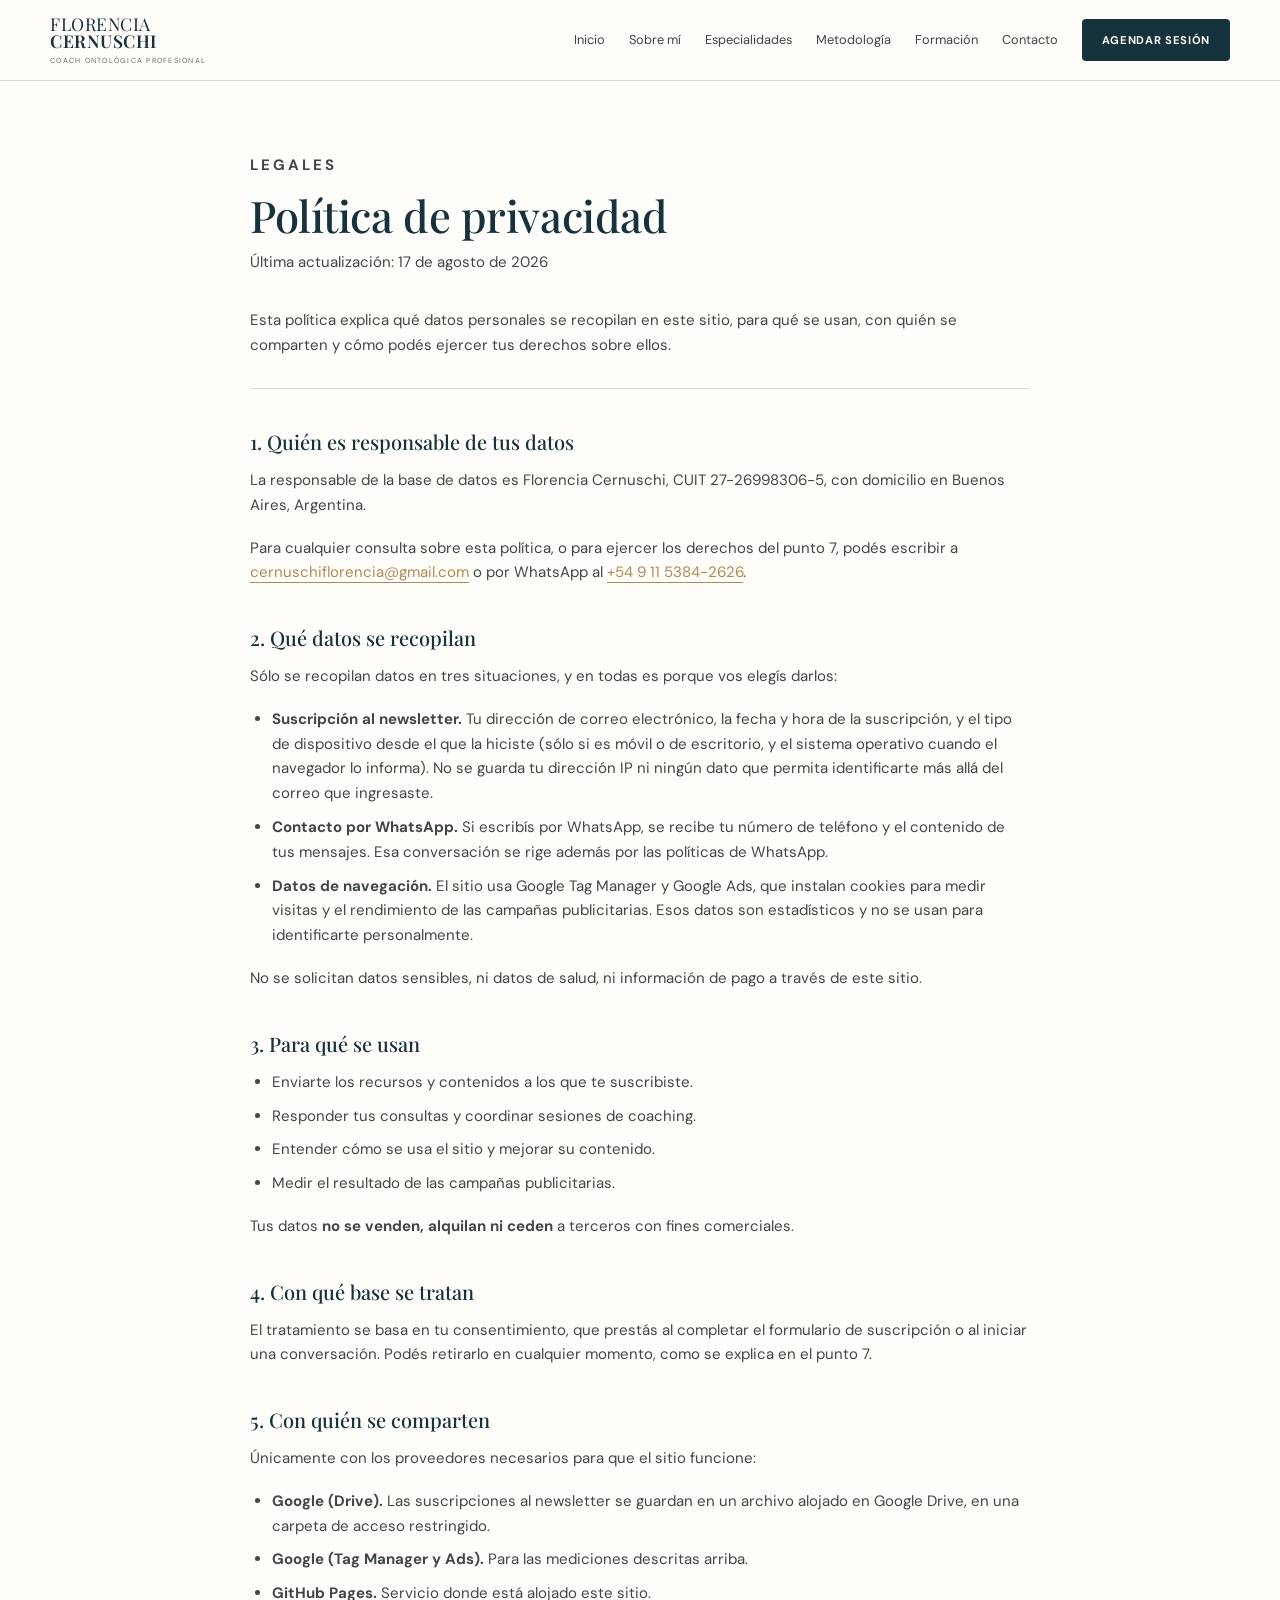
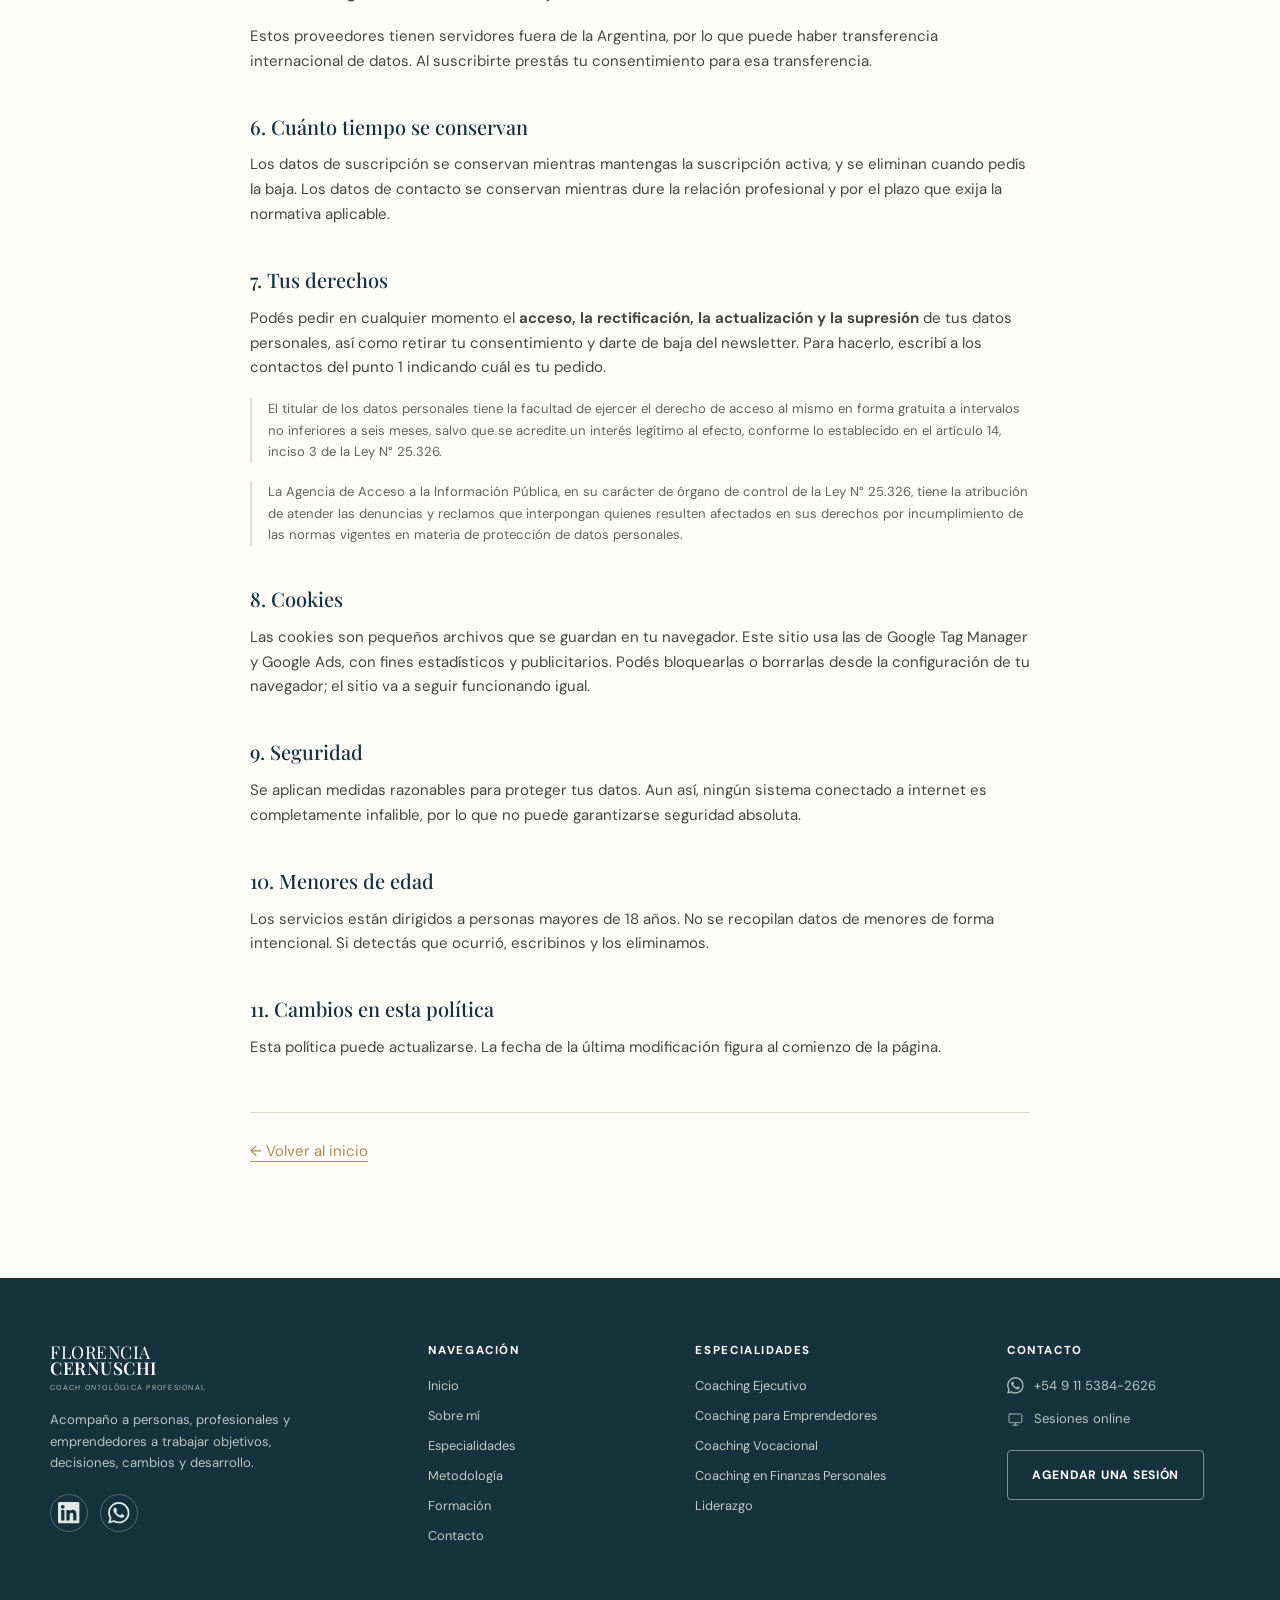
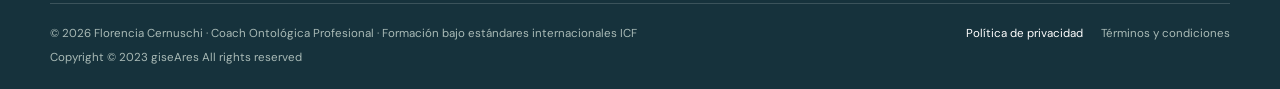
<file: politica-de-privacidad.html>
<!doctype html>
<html lang="es">
<head>
  <meta charset="utf-8">
  <meta name="viewport" content="width=device-width, initial-scale=1">

  <title>Política de privacidad | Florencia Cernuschi</title>
  <meta name="description" content="Cómo se recopilan, usan y protegen los datos personales en el sitio de Florencia Cernuschi, y cómo ejercer tus derechos sobre ellos.">
  <link rel="canonical" href="https://cernuschiflorencia.github.io/coach/politica-de-privacidad.html">
  <meta name="theme-color" content="#16323c">
  <link rel="icon" type="image/png" sizes="32x32" href="assets/favicon-32x32.png">

  <link rel="preconnect" href="https://fonts.googleapis.com">
  <link rel="preconnect" href="https://fonts.gstatic.com" crossorigin>
  <link href="https://fonts.googleapis.com/css2?family=DM+Sans:wght@400;500;600;700&family=Playfair+Display:wght@500;600&display=swap" rel="stylesheet">
  <link rel="stylesheet" href="styles.css">

  <!-- Google Tag Manager -->
  <script>(function(w,d,s,l,i){w[l]=w[l]||[];w[l].push({'gtm.start':
  new Date().getTime(),event:'gtm.js'});var f=d.getElementsByTagName(s)[0],
  j=d.createElement(s),dl=l!='dataLayer'?'&l='+l:'';j.async=true;j.src=
  'https://www.googletagmanager.com/gtm.js?id='+i+dl;f.parentNode.insertBefore(j,f);
  })(window,document,'script','dataLayer','GTM-5N4RTZP9');</script>
  <!-- End Google Tag Manager -->
</head>

<body>
<!-- Google Tag Manager (noscript) -->
<noscript><iframe src="https://www.googletagmanager.com/ns.html?id=GTM-5N4RTZP9"
height="0" width="0" style="display:none;visibility:hidden"></iframe></noscript>
<!-- End Google Tag Manager (noscript) -->

<svg class="icon-sprite" aria-hidden="true" focusable="false">
  <symbol id="i-monitor" viewBox="0 0 24 24"><rect x="2.8" y="4.3" width="18.4" height="12.4" rx="1.6"/><path d="M8.5 20.2h7"/><path d="M12 16.7v3.5"/></symbol>
  <symbol id="i-whatsapp" viewBox="0 0 24 24"><path d="M17.47 14.38c-.3-.15-1.76-.87-2.03-.97-.27-.1-.47-.15-.67.15-.2.3-.77.97-.94 1.16-.17.2-.35.22-.64.08-.3-.15-1.26-.46-2.39-1.48-.88-.79-1.48-1.76-1.65-2.06-.17-.3-.02-.46.13-.6.13-.14.3-.35.45-.52.15-.18.2-.3.3-.5.1-.2.05-.37-.03-.52-.07-.15-.67-1.61-.91-2.21-.25-.58-.49-.5-.67-.51h-.57c-.2 0-.52.07-.8.37-.27.3-1.04 1.02-1.04 2.48 0 1.46 1.07 2.88 1.22 3.07.15.2 2.1 3.2 5.08 4.49.7.3 1.26.49 1.69.62.71.23 1.36.2 1.87.12.57-.09 1.76-.72 2-1.41.25-.7.25-1.29.18-1.42-.08-.12-.27-.2-.57-.35M12.05 21.78h-.01a9.87 9.87 0 0 1-5.03-1.37l-.36-.22-3.74.98 1-3.65-.24-.37a9.86 9.86 0 0 1-1.51-5.26c0-5.45 4.44-9.89 9.89-9.89a9.82 9.82 0 0 1 6.99 2.9 9.83 9.83 0 0 1 2.89 6.99c0 5.45-4.44 9.89-9.88 9.89m8.41-18.3A11.82 11.82 0 0 0 12.05 0C5.5 0 .16 5.34.16 11.89c0 2.1.55 4.14 1.59 5.95L.06 24l6.3-1.65a11.88 11.88 0 0 0 5.69 1.45c6.55 0 11.89-5.34 11.89-11.89a11.82 11.82 0 0 0-3.48-8.42z"/></symbol>
  <symbol id="i-linkedin" viewBox="0 0 24 24"><path d="M20.45 20.45h-3.55v-5.57c0-1.33-.03-3.04-1.86-3.04-1.85 0-2.13 1.45-2.13 2.94v5.67H9.35V9h3.41v1.56h.05c.48-.9 1.64-1.85 3.37-1.85 3.6 0 4.27 2.37 4.27 5.46v6.28zM5.34 7.43a2.06 2.06 0 1 1 0-4.13 2.06 2.06 0 0 1 0 4.13zm1.78 13.02H3.56V9h3.56v11.45zM22.23 0H1.77C.79 0 0 .77 0 1.73v20.54C0 23.23.79 24 1.77 24h20.46c.97 0 1.77-.77 1.77-1.73V1.73C24 .77 23.2 0 22.22 0z"/></symbol>
</svg>

<a class="skip-link" href="#contenido">Saltar al contenido</a>

<header class="site-header">
  <div class="container nav-wrap">
    <a class="brand" href="index.html" aria-label="Florencia Cernuschi, inicio">
      <span>FLORENCIA</span><strong>CERNUSCHI</strong><small>COACH ONTOLÓGICA PROFESIONAL</small>
    </a>

    <button class="menu-toggle" aria-expanded="false" aria-controls="main-nav" aria-label="Abrir menú">
      <span class="bars" aria-hidden="true"></span>
    </button>

    <nav id="main-nav" class="main-nav" aria-label="Navegación principal">
      <a href="index.html">Inicio</a>
      <a href="index.html#sobre-mi">Sobre mí</a>
      <a href="index.html#especialidades">Especialidades</a>
      <a href="index.html#metodologia">Metodología</a>
      <a href="index.html#formacion">Formación</a>
      <a href="index.html#contacto">Contacto</a>
      <a class="nav-cta" href="https://wa.me/5491153842626?text=Hola%20Florencia%2C%20me%20gustar%C3%ADa%20agendar%20una%20sesi%C3%B3n%20de%20coaching."
         target="_blank" rel="noopener" data-cta="header">Agendar sesión</a>
    </nav>
  </div>
</header>

<main id="contenido" class="legal-page">
  <div class="container legal-wrap">
    <p class="eyebrow">LEGALES</p>
    <h1>Política de privacidad</h1>
    <p class="legal-fecha">Última actualización: 17 de agosto de 2026</p>

    <p class="legal-intro">
      Esta política explica qué datos personales se recopilan en este sitio, para qué
      se usan, con quién se comparten y cómo podés ejercer tus derechos sobre ellos.
    </p>

    <h2>1. Quién es responsable de tus datos</h2>
    <p>
      La responsable de la base de datos es Florencia Cernuschi, CUIT 27-26998306-5,
      con domicilio en Buenos Aires, Argentina.
    </p>
    <p>
      Para cualquier consulta sobre esta política, o para ejercer los derechos del
      punto 7, podés escribir a
      <a href="mailto:cernuschiflorencia@gmail.com">cernuschiflorencia@gmail.com</a>
      o por WhatsApp al
      <a href="https://wa.me/5491153842626" target="_blank" rel="noopener">+54 9 11 5384-2626</a>.
    </p>

    <h2>2. Qué datos se recopilan</h2>
    <p>Sólo se recopilan datos en tres situaciones, y en todas es porque vos elegís darlos:</p>
    <ul>
      <li>
        <strong>Suscripción al newsletter.</strong> Tu dirección de correo electrónico,
        la fecha y hora de la suscripción, y el tipo de dispositivo desde el que la
        hiciste (sólo si es móvil o de escritorio, y el sistema operativo cuando el
        navegador lo informa). No se guarda tu dirección IP ni ningún dato que permita
        identificarte más allá del correo que ingresaste.
      </li>
      <li>
        <strong>Contacto por WhatsApp.</strong> Si escribís por WhatsApp, se recibe tu
        número de teléfono y el contenido de tus mensajes. Esa conversación se rige
        además por las políticas de WhatsApp.
      </li>
      <li>
        <strong>Datos de navegación.</strong> El sitio usa Google Tag Manager y Google
        Ads, que instalan cookies para medir visitas y el rendimiento de las campañas
        publicitarias. Esos datos son estadísticos y no se usan para identificarte
        personalmente.
      </li>
    </ul>
    <p>No se solicitan datos sensibles, ni datos de salud, ni información de pago a través de este sitio.</p>

    <h2>3. Para qué se usan</h2>
    <ul>
      <li>Enviarte los recursos y contenidos a los que te suscribiste.</li>
      <li>Responder tus consultas y coordinar sesiones de coaching.</li>
      <li>Entender cómo se usa el sitio y mejorar su contenido.</li>
      <li>Medir el resultado de las campañas publicitarias.</li>
    </ul>
    <p>
      Tus datos <strong>no se venden, alquilan ni ceden</strong> a terceros con fines
      comerciales.
    </p>

    <h2>4. Con qué base se tratan</h2>
    <p>
      El tratamiento se basa en tu consentimiento, que prestás al completar el
      formulario de suscripción o al iniciar una conversación. Podés retirarlo en
      cualquier momento, como se explica en el punto 7.
    </p>

    <h2>5. Con quién se comparten</h2>
    <p>Únicamente con los proveedores necesarios para que el sitio funcione:</p>
    <ul>
      <li>
        <strong>Google (Drive).</strong> Las suscripciones al newsletter se guardan en
        un archivo alojado en Google Drive, en una carpeta de acceso restringido.
      </li>
      <li>
        <strong>Google (Tag Manager y Ads).</strong> Para las mediciones descritas arriba.
      </li>
      <li>
        <strong>GitHub Pages.</strong> Servicio donde está alojado este sitio.
      </li>
    </ul>
    <p>
      Estos proveedores tienen servidores fuera de la Argentina, por lo que puede haber
      transferencia internacional de datos. Al suscribirte prestás tu consentimiento
      para esa transferencia.
    </p>

    <h2>6. Cuánto tiempo se conservan</h2>
    <p>
      Los datos de suscripción se conservan mientras mantengas la suscripción activa, y
      se eliminan cuando pedís la baja. Los datos de contacto se conservan mientras
      dure la relación profesional y por el plazo que exija la normativa aplicable.
    </p>

    <h2>7. Tus derechos</h2>
    <p>
      Podés pedir en cualquier momento el <strong>acceso, la rectificación, la
      actualización y la supresión</strong> de tus datos personales, así como retirar tu
      consentimiento y darte de baja del newsletter. Para hacerlo, escribí a los
      contactos del punto 1 indicando cuál es tu pedido.
    </p>
    <p class="legal-nota">
      El titular de los datos personales tiene la facultad de ejercer el derecho de
      acceso al mismo en forma gratuita a intervalos no inferiores a seis meses, salvo
      que se acredite un interés legítimo al efecto, conforme lo establecido en el
      artículo 14, inciso 3 de la Ley N° 25.326.
    </p>
    <p class="legal-nota">
      La Agencia de Acceso a la Información Pública, en su carácter de órgano de control
      de la Ley N° 25.326, tiene la atribución de atender las denuncias y reclamos que
      interpongan quienes resulten afectados en sus derechos por incumplimiento de las
      normas vigentes en materia de protección de datos personales.
    </p>

    <h2>8. Cookies</h2>
    <p>
      Las cookies son pequeños archivos que se guardan en tu navegador. Este sitio usa
      las de Google Tag Manager y Google Ads, con fines estadísticos y publicitarios.
      Podés bloquearlas o borrarlas desde la configuración de tu navegador; el sitio
      va a seguir funcionando igual.
    </p>

    <h2>9. Seguridad</h2>
    <p>
      Se aplican medidas razonables para proteger tus datos. Aun así, ningún sistema
      conectado a internet es completamente infalible, por lo que no puede garantizarse
      seguridad absoluta.
    </p>

    <h2>10. Menores de edad</h2>
    <p>
      Los servicios están dirigidos a personas mayores de 18 años. No se recopilan
      datos de menores de forma intencional. Si detectás que ocurrió, escribinos y los
      eliminamos.
    </p>

    <h2>11. Cambios en esta política</h2>
    <p>
      Esta política puede actualizarse. La fecha de la última modificación figura al
      comienzo de la página.
    </p>

    <p class="legal-volver"><a href="index.html">← Volver al inicio</a></p>
  </div>
</main>

<footer class="footer">
  <div class="container footer-grid">
    <div class="footer-brand">
      <a class="brand inverse" href="index.html">
        <span>FLORENCIA</span><strong>CERNUSCHI</strong><small>COACH ONTOLÓGICA PROFESIONAL</small>
      </a>
      <p>Acompaño a personas, profesionales y emprendedores a trabajar objetivos, decisiones, cambios y desarrollo.</p>
      <div class="socials">
        <a href="https://www.linkedin.com/in/cernuschiflorencia/" target="_blank" rel="noopener me" aria-label="LinkedIn de Florencia Cernuschi">
          <svg class="ico solid" aria-hidden="true"><use href="#i-linkedin"/></svg>
        </a>
        <a href="https://wa.me/5491153842626" target="_blank" rel="noopener" aria-label="Escribir por WhatsApp">
          <svg class="ico solid" aria-hidden="true"><use href="#i-whatsapp"/></svg>
        </a>
      </div>
    </div>

    <nav aria-label="Navegación del sitio">
      <h2>Navegación</h2>
      <a href="index.html">Inicio</a>
      <a href="index.html#sobre-mi">Sobre mí</a>
      <a href="index.html#especialidades">Especialidades</a>
      <a href="index.html#metodologia">Metodología</a>
      <a href="index.html#formacion">Formación</a>
      <a href="index.html#contacto">Contacto</a>
    </nav>

    <nav aria-label="Especialidades">
      <h2>Especialidades</h2>
      <a href="index.html#especialidades">Coaching Ejecutivo</a>
      <a href="index.html#especialidades">Coaching para Emprendedores</a>
      <a href="index.html#especialidades">Coaching Vocacional</a>
      <a href="index.html#especialidades">Coaching en Finanzas Personales</a>
      <a href="index.html#especialidades">Liderazgo</a>
    </nav>

    <div>
      <h2>Contacto</h2>
      <p class="contact-line">
        <svg class="ico solid" aria-hidden="true"><use href="#i-whatsapp"/></svg>
        <a href="https://wa.me/5491153842626" target="_blank" rel="noopener" data-cta="footer-numero">+54 9 11 5384-2626</a>
      </p>
      <p class="contact-line"><svg class="ico" aria-hidden="true"><use href="#i-monitor"/></svg> Sesiones online</p>
      <a class="btn btn-light" href="https://wa.me/5491153842626?text=Hola%20Florencia%2C%20me%20gustar%C3%ADa%20agendar%20una%20sesi%C3%B3n%20de%20coaching."
         target="_blank" rel="noopener" data-cta="footer">Agendar una sesión</a>
    </div>
  </div>

  <div class="container footer-bottom">
    <div class="creditos">
      <span>© <span id="anio">2026</span> Florencia Cernuschi · Coach Ontológica Profesional · Formación bajo estándares internacionales ICF</span>
      <span>Copyright © 2023 <a class="credito-autoria" href="https://www.linkedin.com/in/giseares/" target="_blank" rel="noopener">giseAres</a> All rights reserved</span>
    </div>
    <span class="legal">
      <a href="politica-de-privacidad.html" aria-current="page">Política de privacidad</a>
      <a href="terminos-y-condiciones.html">Términos y condiciones</a>
    </span>
  </div>
</footer>

<script src="script.js"></script>
</body>
</html>
</file>
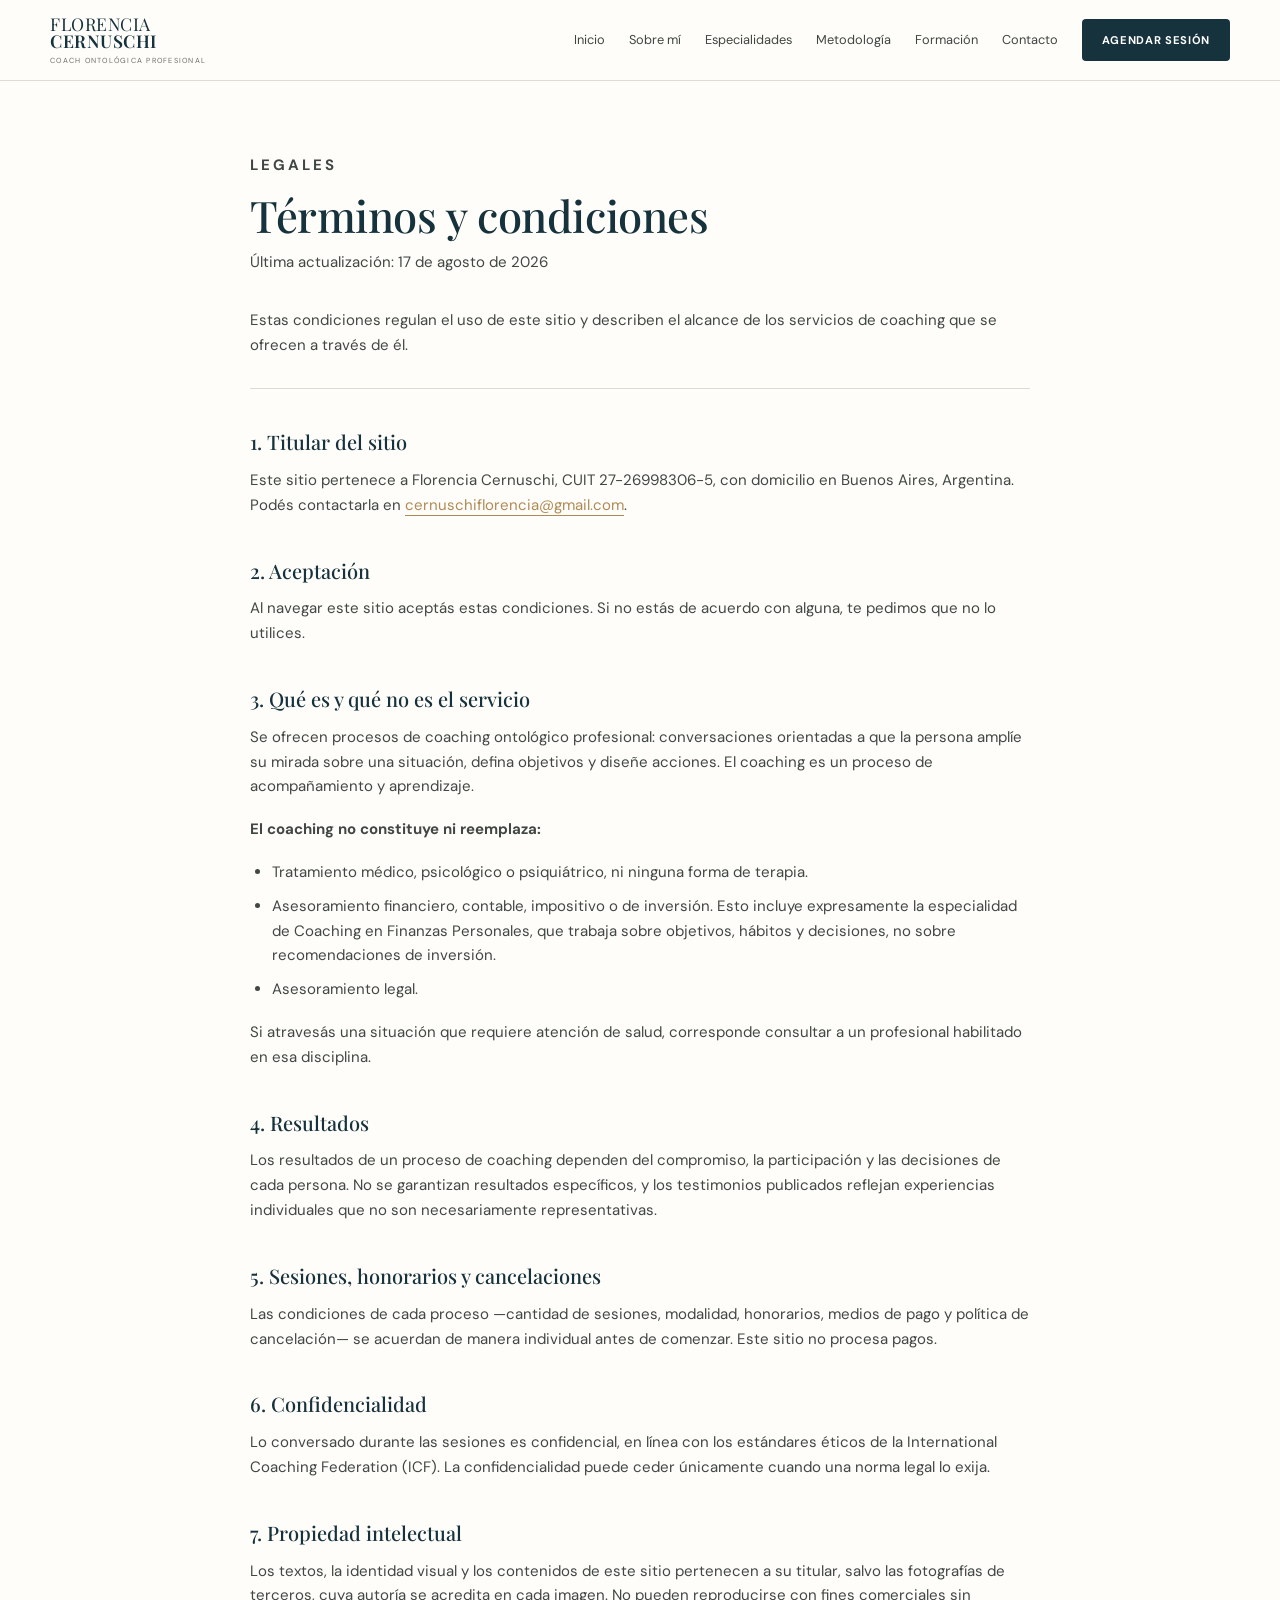
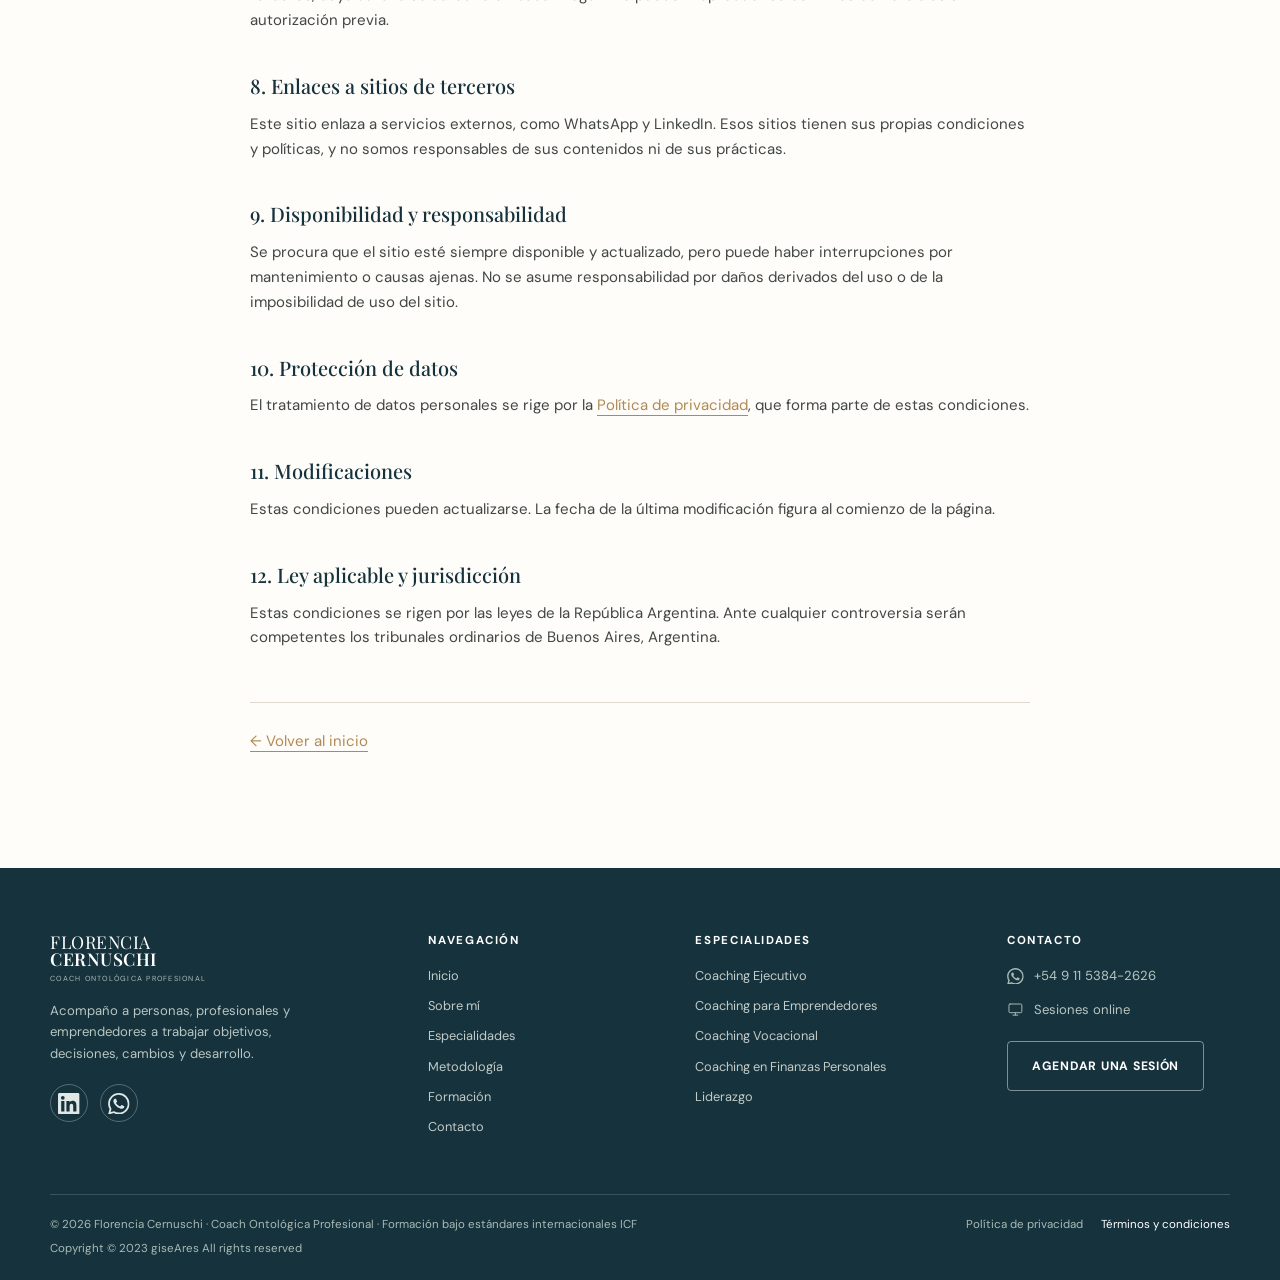
<file: terminos-y-condiciones.html>
<!doctype html>
<html lang="es">
<head>
  <meta charset="utf-8">
  <meta name="viewport" content="width=device-width, initial-scale=1">

  <title>Términos y condiciones | Florencia Cernuschi</title>
  <meta name="description" content="Condiciones de uso del sitio de Florencia Cernuschi y alcance de los servicios de coaching ontológico profesional.">
  <link rel="canonical" href="https://cernuschiflorencia.github.io/coach/terminos-y-condiciones.html">
  <meta name="theme-color" content="#16323c">
  <link rel="icon" type="image/png" sizes="32x32" href="assets/favicon-32x32.png">

  <link rel="preconnect" href="https://fonts.googleapis.com">
  <link rel="preconnect" href="https://fonts.gstatic.com" crossorigin>
  <link href="https://fonts.googleapis.com/css2?family=DM+Sans:wght@400;500;600;700&family=Playfair+Display:wght@500;600&display=swap" rel="stylesheet">
  <link rel="stylesheet" href="styles.css">

  <!-- Google Tag Manager -->
  <script>(function(w,d,s,l,i){w[l]=w[l]||[];w[l].push({'gtm.start':
  new Date().getTime(),event:'gtm.js'});var f=d.getElementsByTagName(s)[0],
  j=d.createElement(s),dl=l!='dataLayer'?'&l='+l:'';j.async=true;j.src=
  'https://www.googletagmanager.com/gtm.js?id='+i+dl;f.parentNode.insertBefore(j,f);
  })(window,document,'script','dataLayer','GTM-5N4RTZP9');</script>
  <!-- End Google Tag Manager -->
</head>

<body>
<!-- Google Tag Manager (noscript) -->
<noscript><iframe src="https://www.googletagmanager.com/ns.html?id=GTM-5N4RTZP9"
height="0" width="0" style="display:none;visibility:hidden"></iframe></noscript>
<!-- End Google Tag Manager (noscript) -->

<svg class="icon-sprite" aria-hidden="true" focusable="false">
  <symbol id="i-monitor" viewBox="0 0 24 24"><rect x="2.8" y="4.3" width="18.4" height="12.4" rx="1.6"/><path d="M8.5 20.2h7"/><path d="M12 16.7v3.5"/></symbol>
  <symbol id="i-whatsapp" viewBox="0 0 24 24"><path d="M17.47 14.38c-.3-.15-1.76-.87-2.03-.97-.27-.1-.47-.15-.67.15-.2.3-.77.97-.94 1.16-.17.2-.35.22-.64.08-.3-.15-1.26-.46-2.39-1.48-.88-.79-1.48-1.76-1.65-2.06-.17-.3-.02-.46.13-.6.13-.14.3-.35.45-.52.15-.18.2-.3.3-.5.1-.2.05-.37-.03-.52-.07-.15-.67-1.61-.91-2.21-.25-.58-.49-.5-.67-.51h-.57c-.2 0-.52.07-.8.37-.27.3-1.04 1.02-1.04 2.48 0 1.46 1.07 2.88 1.22 3.07.15.2 2.1 3.2 5.08 4.49.7.3 1.26.49 1.69.62.71.23 1.36.2 1.87.12.57-.09 1.76-.72 2-1.41.25-.7.25-1.29.18-1.42-.08-.12-.27-.2-.57-.35M12.05 21.78h-.01a9.87 9.87 0 0 1-5.03-1.37l-.36-.22-3.74.98 1-3.65-.24-.37a9.86 9.86 0 0 1-1.51-5.26c0-5.45 4.44-9.89 9.89-9.89a9.82 9.82 0 0 1 6.99 2.9 9.83 9.83 0 0 1 2.89 6.99c0 5.45-4.44 9.89-9.88 9.89m8.41-18.3A11.82 11.82 0 0 0 12.05 0C5.5 0 .16 5.34.16 11.89c0 2.1.55 4.14 1.59 5.95L.06 24l6.3-1.65a11.88 11.88 0 0 0 5.69 1.45c6.55 0 11.89-5.34 11.89-11.89a11.82 11.82 0 0 0-3.48-8.42z"/></symbol>
  <symbol id="i-linkedin" viewBox="0 0 24 24"><path d="M20.45 20.45h-3.55v-5.57c0-1.33-.03-3.04-1.86-3.04-1.85 0-2.13 1.45-2.13 2.94v5.67H9.35V9h3.41v1.56h.05c.48-.9 1.64-1.85 3.37-1.85 3.6 0 4.27 2.37 4.27 5.46v6.28zM5.34 7.43a2.06 2.06 0 1 1 0-4.13 2.06 2.06 0 0 1 0 4.13zm1.78 13.02H3.56V9h3.56v11.45zM22.23 0H1.77C.79 0 0 .77 0 1.73v20.54C0 23.23.79 24 1.77 24h20.46c.97 0 1.77-.77 1.77-1.73V1.73C24 .77 23.2 0 22.22 0z"/></symbol>
</svg>

<a class="skip-link" href="#contenido">Saltar al contenido</a>

<header class="site-header">
  <div class="container nav-wrap">
    <a class="brand" href="index.html" aria-label="Florencia Cernuschi, inicio">
      <span>FLORENCIA</span><strong>CERNUSCHI</strong><small>COACH ONTOLÓGICA PROFESIONAL</small>
    </a>

    <button class="menu-toggle" aria-expanded="false" aria-controls="main-nav" aria-label="Abrir menú">
      <span class="bars" aria-hidden="true"></span>
    </button>

    <nav id="main-nav" class="main-nav" aria-label="Navegación principal">
      <a href="index.html">Inicio</a>
      <a href="index.html#sobre-mi">Sobre mí</a>
      <a href="index.html#especialidades">Especialidades</a>
      <a href="index.html#metodologia">Metodología</a>
      <a href="index.html#formacion">Formación</a>
      <a href="index.html#contacto">Contacto</a>
      <a class="nav-cta" href="https://wa.me/5491153842626?text=Hola%20Florencia%2C%20me%20gustar%C3%ADa%20agendar%20una%20sesi%C3%B3n%20de%20coaching."
         target="_blank" rel="noopener" data-cta="header">Agendar sesión</a>
    </nav>
  </div>
</header>

<main id="contenido" class="legal-page">
  <div class="container legal-wrap">
    <p class="eyebrow">LEGALES</p>
    <h1>Términos y condiciones</h1>
    <p class="legal-fecha">Última actualización: 17 de agosto de 2026</p>

    <p class="legal-intro">
      Estas condiciones regulan el uso de este sitio y describen el alcance de los
      servicios de coaching que se ofrecen a través de él.
    </p>

    <h2>1. Titular del sitio</h2>
    <p>
      Este sitio pertenece a Florencia Cernuschi, CUIT 27-26998306-5, con domicilio
      en Buenos Aires, Argentina. Podés contactarla en
      <a href="mailto:cernuschiflorencia@gmail.com">cernuschiflorencia@gmail.com</a>.
    </p>

    <h2>2. Aceptación</h2>
    <p>
      Al navegar este sitio aceptás estas condiciones. Si no estás de acuerdo con
      alguna, te pedimos que no lo utilices.
    </p>

    <h2>3. Qué es y qué no es el servicio</h2>
    <p>
      Se ofrecen procesos de coaching ontológico profesional: conversaciones orientadas
      a que la persona amplíe su mirada sobre una situación, defina objetivos y diseñe
      acciones. El coaching es un proceso de acompañamiento y aprendizaje.
    </p>
    <p><strong>El coaching no constituye ni reemplaza:</strong></p>
    <ul>
      <li>Tratamiento médico, psicológico o psiquiátrico, ni ninguna forma de terapia.</li>
      <li>Asesoramiento financiero, contable, impositivo o de inversión. Esto incluye
        expresamente la especialidad de Coaching en Finanzas Personales, que trabaja
        sobre objetivos, hábitos y decisiones, no sobre recomendaciones de inversión.</li>
      <li>Asesoramiento legal.</li>
    </ul>
    <p>
      Si atravesás una situación que requiere atención de salud, corresponde consultar
      a un profesional habilitado en esa disciplina.
    </p>

    <h2>4. Resultados</h2>
    <p>
      Los resultados de un proceso de coaching dependen del compromiso, la participación
      y las decisiones de cada persona. No se garantizan resultados específicos, y los
      testimonios publicados reflejan experiencias individuales que no son necesariamente
      representativas.
    </p>

    <h2>5. Sesiones, honorarios y cancelaciones</h2>
    <p>
      Las condiciones de cada proceso —cantidad de sesiones, modalidad, honorarios,
      medios de pago y política de cancelación— se acuerdan de manera individual antes
      de comenzar. Este sitio no procesa pagos.
    </p>

    <h2>6. Confidencialidad</h2>
    <p>
      Lo conversado durante las sesiones es confidencial, en línea con los estándares
      éticos de la International Coaching Federation (ICF). La confidencialidad puede
      ceder únicamente cuando una norma legal lo exija.
    </p>

    <h2>7. Propiedad intelectual</h2>
    <p>
      Los textos, la identidad visual y los contenidos de este sitio pertenecen a su
      titular, salvo las fotografías de terceros, cuya autoría se acredita en cada
      imagen. No pueden reproducirse con fines comerciales sin autorización previa.
    </p>

    <h2>8. Enlaces a sitios de terceros</h2>
    <p>
      Este sitio enlaza a servicios externos, como WhatsApp y LinkedIn. Esos sitios
      tienen sus propias condiciones y políticas, y no somos responsables de sus
      contenidos ni de sus prácticas.
    </p>

    <h2>9. Disponibilidad y responsabilidad</h2>
    <p>
      Se procura que el sitio esté siempre disponible y actualizado, pero puede haber
      interrupciones por mantenimiento o causas ajenas. No se asume responsabilidad por
      daños derivados del uso o de la imposibilidad de uso del sitio.
    </p>

    <h2>10. Protección de datos</h2>
    <p>
      El tratamiento de datos personales se rige por la
      <a href="politica-de-privacidad.html">Política de privacidad</a>, que forma parte
      de estas condiciones.
    </p>

    <h2>11. Modificaciones</h2>
    <p>
      Estas condiciones pueden actualizarse. La fecha de la última modificación figura
      al comienzo de la página.
    </p>

    <h2>12. Ley aplicable y jurisdicción</h2>
    <p>
      Estas condiciones se rigen por las leyes de la República Argentina. Ante cualquier
      controversia serán competentes los tribunales ordinarios de Buenos Aires,
      Argentina.
    </p>

    <p class="legal-volver"><a href="index.html">← Volver al inicio</a></p>
  </div>
</main>

<footer class="footer">
  <div class="container footer-grid">
    <div class="footer-brand">
      <a class="brand inverse" href="index.html">
        <span>FLORENCIA</span><strong>CERNUSCHI</strong><small>COACH ONTOLÓGICA PROFESIONAL</small>
      </a>
      <p>Acompaño a personas, profesionales y emprendedores a trabajar objetivos, decisiones, cambios y desarrollo.</p>
      <div class="socials">
        <a href="https://www.linkedin.com/in/cernuschiflorencia/" target="_blank" rel="noopener me" aria-label="LinkedIn de Florencia Cernuschi">
          <svg class="ico solid" aria-hidden="true"><use href="#i-linkedin"/></svg>
        </a>
        <a href="https://wa.me/5491153842626" target="_blank" rel="noopener" aria-label="Escribir por WhatsApp">
          <svg class="ico solid" aria-hidden="true"><use href="#i-whatsapp"/></svg>
        </a>
      </div>
    </div>

    <nav aria-label="Navegación del sitio">
      <h2>Navegación</h2>
      <a href="index.html">Inicio</a>
      <a href="index.html#sobre-mi">Sobre mí</a>
      <a href="index.html#especialidades">Especialidades</a>
      <a href="index.html#metodologia">Metodología</a>
      <a href="index.html#formacion">Formación</a>
      <a href="index.html#contacto">Contacto</a>
    </nav>

    <nav aria-label="Especialidades">
      <h2>Especialidades</h2>
      <a href="index.html#especialidades">Coaching Ejecutivo</a>
      <a href="index.html#especialidades">Coaching para Emprendedores</a>
      <a href="index.html#especialidades">Coaching Vocacional</a>
      <a href="index.html#especialidades">Coaching en Finanzas Personales</a>
      <a href="index.html#especialidades">Liderazgo</a>
    </nav>

    <div>
      <h2>Contacto</h2>
      <p class="contact-line">
        <svg class="ico solid" aria-hidden="true"><use href="#i-whatsapp"/></svg>
        <a href="https://wa.me/5491153842626" target="_blank" rel="noopener" data-cta="footer-numero">+54 9 11 5384-2626</a>
      </p>
      <p class="contact-line"><svg class="ico" aria-hidden="true"><use href="#i-monitor"/></svg> Sesiones online</p>
      <a class="btn btn-light" href="https://wa.me/5491153842626?text=Hola%20Florencia%2C%20me%20gustar%C3%ADa%20agendar%20una%20sesi%C3%B3n%20de%20coaching."
         target="_blank" rel="noopener" data-cta="footer">Agendar una sesión</a>
    </div>
  </div>

  <div class="container footer-bottom">
    <div class="creditos">
      <span>© <span id="anio">2026</span> Florencia Cernuschi · Coach Ontológica Profesional · Formación bajo estándares internacionales ICF</span>
      <span>Copyright © 2023 <a class="credito-autoria" href="https://www.linkedin.com/in/giseares/" target="_blank" rel="noopener">giseAres</a> All rights reserved</span>
    </div>
    <span class="legal">
      <a href="politica-de-privacidad.html">Política de privacidad</a>
      <a href="terminos-y-condiciones.html" aria-current="page">Términos y condiciones</a>
    </span>
  </div>
</footer>

<script src="script.js"></script>
</body>
</html>
</file>
<file: styles.css>
/* ============================================================
   Florencia Cernuschi — Coach Ontológica Profesional
   Home. Basado en el mockup aprobado y en el Documento Maestro.
   ============================================================ */

:root{
  --navy:#16323c;       /* color principal: titulares, botones, fondos, footer */
  --navy-2:#0e2129;     /* hover del navy */
  --paper:#fffdf9;      /* fondo base */
  --cream:#f7f3ec;      /* fondo de secciones alternas */
  --sand:#efe6d8;       /* panel del hero y banda de newsletter */
  --line:#e0dad0;       /* bordes */
  --muted:#6b716d;      /* texto secundario */
  --tan:#b08a55;        /* acento: iconos, eyebrows, subrayados */
  --tan-soft:#f0e3d1;   /* relleno de los círculos de iconos */
  --max:1180px;
  --r:4px;
}

*{box-sizing:border-box}
html{scroll-behavior:smooth}
body{
  margin:0;
  background:var(--paper);
  color:#222623;
  font-family:"DM Sans",system-ui,-apple-system,sans-serif;
  line-height:1.65;
  -webkit-font-smoothing:antialiased;
}
img{max-width:100%;height:auto;display:block}

h1,h2,h3{font-family:"Playfair Display",Georgia,serif;line-height:1.14;font-weight:500;margin:0 0 18px;color:var(--navy)}
h1{font-size:clamp(2.4rem,4vw,3.6rem);line-height:1.1;letter-spacing:-.01em}
h2{font-size:clamp(1.75rem,2.9vw,2.6rem)}
h3{font-size:1.2rem}
p{margin:0 0 18px}
a{color:inherit;text-decoration:none}

.container{width:min(calc(100% - 48px),var(--max));margin-inline:auto}
.section{padding:96px 0}
.section-soft{padding:96px 0;background:var(--cream)}

.eyebrow{
  font-size:.7rem;letter-spacing:.2em;font-weight:700;
  color:var(--tan);margin-bottom:14px;text-transform:uppercase;
}
.section-heading.centered{text-align:center;max-width:760px;margin:0 auto 54px}
.section-heading.centered h2{margin-bottom:0}
/* Subrayado corto bajo los H2 centrados, como en el mockup */
.section-heading.centered h2::after{
  content:"";display:block;width:56px;height:2px;
  background:var(--tan);margin:22px auto 0;
}

.sr-only{
  position:absolute;width:1px;height:1px;padding:0;margin:-1px;
  overflow:hidden;clip:rect(0 0 0 0);white-space:nowrap;border:0;
}
.skip-link{
  position:absolute;left:-9999px;top:0;z-index:100;
  background:var(--navy);color:#fff;padding:12px 18px;font-size:.85rem;
}
.skip-link:focus{left:12px;top:12px}

:where(a,button,input):focus-visible{
  outline:2px solid var(--tan);outline-offset:3px;border-radius:2px;
}

/* Sprite de iconos: presente en el DOM pero fuera de pantalla */
.icon-sprite{position:absolute;width:0;height:0;overflow:hidden}
.ico{
  width:1.35rem;height:1.35rem;flex:none;
  fill:none;stroke:currentColor;stroke-width:1.4;
  stroke-linecap:round;stroke-linejoin:round;
}
.ico.solid{fill:currentColor;stroke:none}

.icon-circle{
  display:grid;place-items:center;width:62px;height:62px;border-radius:50%;
  background:var(--tan-soft);color:var(--tan);flex:none;
}
.icon-circle .ico{width:1.6rem;height:1.6rem}
.icon-circle.sm{width:38px;height:38px}
.icon-circle.sm .ico{width:1.1rem;height:1.1rem}
.icon-circle.lg{width:74px;height:74px}
.icon-circle.lg .ico{width:2rem;height:2rem}

/* ---------- Botones ---------- */
.btn{
  display:inline-flex;align-items:center;justify-content:center;gap:9px;
  padding:14px 24px;border:1px solid var(--navy);border-radius:var(--r);
  font-size:.76rem;font-weight:700;text-transform:uppercase;letter-spacing:.06em;
  cursor:pointer;transition:background .18s,color .18s,transform .18s;
}
.btn-primary{background:var(--navy);color:#fff}
.btn-primary:hover{background:var(--navy-2);transform:translateY(-1px)}
.btn-secondary{background:transparent;color:var(--navy)}
.btn-secondary:hover{background:var(--navy);color:#fff}
.btn-light{background:transparent;color:#fff;border-color:rgba(255,255,255,.45)}
.btn-light:hover{background:#fff;color:var(--navy);border-color:#fff}
.btn-lg{padding:17px 32px}
.btn-icon .ico{width:1.1rem;height:1.1rem}

/* ---------- Header ---------- */
.site-header{
  position:sticky;top:0;z-index:30;
  background:rgba(255,253,249,.94);backdrop-filter:blur(10px);
  border-bottom:1px solid var(--line);
}
.nav-wrap{min-height:80px;display:flex;align-items:center;justify-content:space-between;gap:28px}
.brand{display:flex;flex-direction:column;line-height:.95;min-width:180px}
.brand span,.brand strong{
  font-family:"Playfair Display",Georgia,serif;
  font-size:1.1rem;letter-spacing:.03em;color:var(--navy);
}
.brand strong{font-weight:600}
.brand small{
  font-family:"DM Sans",sans-serif;font-size:.46rem;letter-spacing:.17em;
  margin-top:7px;color:var(--muted);
}
.brand.inverse span,.brand.inverse strong{color:#fff}
.brand.inverse small{color:#a9bab6}

.main-nav{display:flex;align-items:center;gap:24px;font-size:.8rem}
.main-nav>a:not(.nav-cta){color:#3f4542;padding:4px 0;border-bottom:1px solid transparent}
.main-nav>a:not(.nav-cta):hover{color:var(--navy);border-bottom-color:var(--tan)}
.nav-cta{
  background:var(--navy);color:#fff;padding:12px 20px;border-radius:var(--r);
  font-weight:700;text-transform:uppercase;font-size:.7rem;letter-spacing:.06em;
}
.nav-cta:hover{background:var(--navy-2)}

.menu-toggle{
  display:none;width:44px;height:44px;border:1px solid var(--line);
  border-radius:var(--r);background:none;cursor:pointer;
}
.bars,.bars::before,.bars::after{
  display:block;width:20px;height:1.5px;background:var(--navy);
  margin-inline:auto;transition:transform .2s,opacity .2s;
}
.bars::before,.bars::after{content:"";position:relative}
.bars::before{top:-6.5px}
.bars::after{top:5px}
.menu-toggle[aria-expanded="true"] .bars{background:transparent}
.menu-toggle[aria-expanded="true"] .bars::before{top:0;transform:rotate(45deg)}
.menu-toggle[aria-expanded="true"] .bars::after{top:-1.5px;transform:rotate(-45deg)}

/* ---------- Hero ---------- */
.hero{
  background:linear-gradient(90deg,var(--paper) 0 50%,var(--sand) 50% 100%);
  overflow:hidden;
}
.hero-grid{display:grid;grid-template-columns:1fr 1fr;align-items:stretch}
/* El padding izquierdo replica el margen de .container, así el texto queda
   alineado con el resto de la página aunque el hero sea full-bleed. */
.hero-copy{
  align-self:center;
  padding:64px 48px 64px max(24px, calc((100vw - var(--max)) / 2));
}
.hero h1{margin-bottom:22px}
.hero h1 em{font-style:normal;color:var(--tan)}
.hero-lead{font-size:1.1rem;max-width:560px;color:#4e5551}
.hero-signature{font-size:.82rem;color:var(--muted);margin-bottom:20px}

.authority-lockup{
  display:flex;align-items:center;gap:16px;flex-wrap:wrap;
  padding:14px 0 4px;border-top:1px solid var(--line);max-width:470px;
}
.authority-text{font-size:.8rem;color:#5c6360;max-width:170px;line-height:1.35}
.icf-mark{display:flex;align-items:center;gap:9px;color:var(--navy)}
.icf-mark strong{font-family:"Playfair Display",Georgia,serif;font-size:1.7rem;letter-spacing:.02em}
.icf-mark small{font-size:.44rem;letter-spacing:.1em;line-height:1.35;text-transform:uppercase;color:var(--muted)}

.hero-actions{display:flex;gap:12px;flex-wrap:wrap;margin-top:28px}

.hero-visual{min-height:560px;display:flex}
.hero-visual picture{display:flex;width:100%}
/* El panel es casi cuadrado y la foto es 4:3, así que cover recorta a los
   lados: corremos el encuadre a la derecha para centrar a la protagonista. */
.hero-photo{width:100%;height:100%;min-height:560px;object-fit:cover;object-position:72% center}

/* ---------- Diferenciadores ---------- */
.differentiators{background:var(--paper);border-bottom:1px solid var(--line)}
.diff-grid{display:grid;grid-template-columns:repeat(4,1fr);gap:0}
.diff-grid article{
  display:flex;align-items:center;gap:16px;
  padding:30px 26px;border-left:1px solid var(--line);
}
.diff-grid article:first-child{border-left:0;padding-left:0}
.diff-grid .ico{width:2.1rem;height:2.1rem;color:var(--tan);stroke-width:1.1}
.diff-grid p{margin:0;font-size:.84rem;line-height:1.45;color:#4e5551}

/* ---------- Situaciones ---------- */
.problem-grid{display:grid;grid-template-columns:repeat(6,1fr);gap:18px}
.problem-grid article{
  background:var(--paper);border:1px solid var(--line);border-radius:var(--r);
  padding:28px 20px;text-align:center;
  display:flex;flex-direction:column;align-items:center;gap:16px;
  transition:border-color .2s,transform .2s;
}
.problem-grid article:hover{border-color:var(--tan);transform:translateY(-2px)}
.problem-grid p{margin:0;font-size:.87rem;line-height:1.5;color:#4e5551}
.section-close{text-align:center;max-width:820px;margin:42px auto 0;color:#5c6360}

/* ---------- Especialidades ---------- */
.cards{display:grid;gap:22px}
.cards.five{grid-template-columns:repeat(5,1fr)}
.service-card{display:flex;flex-direction:column}
.service-card picture{display:block}
.service-card img{
  width:100%;aspect-ratio:4/3;object-fit:cover;
  border-radius:var(--r);background:var(--cream);
}
.card-body{padding:20px 0 0;display:flex;flex-direction:column;flex:1}
.card-body h3{font-size:1.12rem;margin-bottom:10px}
.card-body p{font-size:.87rem;color:#5c6360;margin-bottom:14px}
.card-note{font-size:.74rem;color:var(--muted);font-style:italic}

/* ---------- Metodología ---------- */
.method-grid{display:grid;grid-template-columns:.85fr 1.5fr;gap:60px;align-items:start}
.method-intro h2{margin-bottom:16px}
.method-intro p{color:#5c6360;font-size:.95rem;margin-bottom:0}

.steps{
  list-style:none;margin:0;padding:0;
  display:grid;grid-template-columns:repeat(5,1fr);gap:12px;
}
.steps li{text-align:center;position:relative}
.steps .icon-circle{margin:0 auto 18px}
/* Flechas entre pasos */
.steps li:not(:last-child)::after{
  content:"";position:absolute;top:31px;right:-6px;width:12px;height:12px;
  border-top:1.4px solid var(--tan);border-right:1.4px solid var(--tan);
  transform:rotate(45deg);opacity:.75;
}
.steps h3{font-size:1rem;margin-bottom:8px}
.steps p{font-size:.79rem;color:#5c6360;margin:0;line-height:1.5}

/* ---------- Sobre mí + Formación ---------- */
.about{background:var(--paper)}
.about-grid{
  display:grid;grid-template-columns:.85fr 1.15fr .95fr;
  gap:0;align-items:stretch;
}
/* El retrato es un recorte con fondo transparente, así que va contenido sobre
   el panel arena y apoyado abajo, no recortado a sangre. */
.about-image{
  min-height:520px;background:var(--sand);
  display:flex;align-items:flex-end;justify-content:center;
}
.about-image img{width:100%;max-width:440px;height:auto;object-fit:contain}
.about-copy{
  padding:88px 56px;display:flex;flex-direction:column;align-items:flex-start;
  justify-content:center;
}
.about-copy p{color:#4e5551;font-size:.95rem}
.about-copy .btn{margin-top:10px}

.credentials{background:var(--cream);padding:88px 44px;border-left:1px solid var(--line)}
.cred-item{display:flex;gap:16px;margin-bottom:30px}
.cred-item:last-child{margin-bottom:0}
.cred-item b{display:block;font-size:.92rem;color:var(--navy);margin-bottom:4px}
/* Sólo la descripción: si se apunta a `.cred-item span` a secas, el selector
   también agarra el <span class="icon-circle"> del ícono y le pisa el
   display:grid que lo centra. */
.cred-item > div > span{display:block;font-size:.82rem;color:#5c6360;line-height:1.5}
.cred-item ul{margin:8px 0 0;padding-left:18px}
.cred-item li{font-size:.82rem;color:#5c6360;margin-bottom:3px}

/* ---------- Testimonios ---------- */
.testimonial-track{display:grid;grid-template-columns:repeat(3,1fr);gap:22px}
.testimonial{
  margin:0;background:var(--paper);border:1px solid var(--line);
  border-radius:var(--r);padding:30px 28px;
  display:flex;flex-direction:column;
}
.testimonial .quote{width:2rem;height:2rem;color:var(--tan-soft);fill:var(--tan-soft);stroke:none;margin-bottom:12px}
.testimonial blockquote{margin:0 0 22px;flex:1}
.testimonial blockquote p{
  margin:0;font-family:"Playfair Display",Georgia,serif;
  font-size:1.02rem;line-height:1.55;color:#3a4340;
}
.testimonial figcaption{display:flex;align-items:center;gap:12px}
.avatar{
  width:42px;height:42px;border-radius:50%;flex:none;
  background:linear-gradient(145deg,#ded5c6,#b6a68d);
}
.who b{display:block;font-size:.82rem;color:var(--navy)}
.who small{font-size:.72rem;color:var(--muted)}

.track-dots{display:flex;justify-content:center;gap:9px;margin-top:26px}
/* El atributo hidden tiene que ganarle al display:flex de arriba */
.track-dots[hidden]{display:none}
.track-dots button{
  width:9px;height:9px;padding:0;border:0;border-radius:50%;
  background:#cfc7b8;cursor:pointer;transition:background .2s,transform .2s;
}
.track-dots button[aria-selected="true"]{background:var(--tan);transform:scale(1.25)}

/* ---------- CTA final ---------- */
.final-cta{background:var(--navy);color:#f2f5f2;padding:78px 0}
.final-cta h2,.final-cta .eyebrow{color:#fff}
.final-cta .eyebrow{color:#cbb392}
.final-cta p{color:#c8d3cf;margin:0}
.cta-inner{display:flex;align-items:center;justify-content:space-between;gap:44px}
.cta-inner>div{max-width:740px}
.final-cta .btn-primary{background:#fff;color:var(--navy);border-color:#fff;flex:none}
.final-cta .btn-primary:hover{background:var(--sand);border-color:var(--sand)}

/* ---------- Newsletter ---------- */
.newsletter{background:var(--sand);padding:62px 0}
.news-inner{display:flex;align-items:center;gap:30px;flex-wrap:wrap}
.icon-circle.lg{background:rgba(255,253,249,.75)}
.news-copy{flex:1 1 320px}
.news-copy h2{font-size:1.35rem;margin-bottom:6px;line-height:1.35}
.news-copy p{margin:0;font-size:.87rem;color:#5c6360}
.news-form{display:flex;gap:10px;flex-wrap:wrap;position:relative}
.news-form input{
  min-width:260px;padding:14px 16px;border:1px solid var(--line);
  border-radius:var(--r);background:var(--paper);
  font-family:inherit;font-size:.88rem;color:#222623;
}
.news-form input::placeholder{color:#9a9c96}
.news-form .btn[disabled]{opacity:.6;cursor:progress}
.form-nota{flex-basis:100%;margin:0;font-size:.7rem;color:var(--muted)}
.form-status{
  flex-basis:100%;margin:0;font-size:.76rem;color:var(--navy);min-height:1.1em;
}
.form-status[data-state="error"]{color:#8c3b2f}

/* ---------- Diálogo de gracias ---------- */
.dialogo{
  border:0;border-radius:8px;padding:44px 40px;max-width:430px;width:calc(100% - 32px);
  background:var(--paper);color:#222623;text-align:center;
  box-shadow:0 30px 60px -25px rgba(0,0,0,.45);
}
.dialogo::backdrop{background:rgba(14,33,41,.55);backdrop-filter:blur(2px)}
.dialogo .icon-circle{margin:0 auto 22px}
.dialogo h2{font-size:1.6rem;margin-bottom:12px}
.dialogo p{font-size:.9rem;color:#5c6360;margin-bottom:26px}

/* ---------- Páginas legales ---------- */
.legal-page{padding:72px 0 96px;background:var(--paper)}
.legal-wrap{max-width:780px}
.legal-wrap h1{font-size:clamp(2rem,3.4vw,2.9rem);margin-bottom:10px}
.legal-fecha{font-size:.78rem;color:var(--muted);margin-bottom:34px}
.legal-intro{font-size:1.05rem;color:#4e5551;padding-bottom:30px;border-bottom:1px solid var(--line)}
.legal-wrap h2{font-size:1.25rem;margin:42px 0 14px}
.legal-wrap p,.legal-wrap li{font-size:.94rem;color:#414744}
.legal-wrap ul{padding-left:22px;margin:0 0 18px}
.legal-wrap li{margin-bottom:9px}
.legal-wrap a:not(.btn){color:var(--tan);border-bottom:1px solid currentColor}
.legal-wrap a:not(.btn):hover{color:var(--navy)}
/* Nota al pie de una cláusula: texto legal citado, se baja de jerarquía. */
.legal-nota{
  font-size:.82rem !important;color:#5c6360 !important;
  border-left:2px solid var(--line);padding-left:16px;
}
/* Dato que falta completar. Va bien visible a propósito: si la página se
   publica sin llenarlo, tiene que saltar a la vista. */
.pendiente{
  background:#ffe9c7;color:#7a4a08;padding:1px 6px;border-radius:3px;
  font-size:.86em;font-weight:600;
}
.legal-volver{margin-top:52px;padding-top:26px;border-top:1px solid var(--line)}
.footer-bottom [aria-current="page"]{color:#fff}

/* ---------- Footer ---------- */
.footer{background:var(--navy);color:#e7eeeb;padding:66px 0 22px}
.footer-grid{display:grid;grid-template-columns:1.5fr 1fr 1.2fr 1fr;gap:44px}
.footer h2{
  font-family:"DM Sans",sans-serif;font-size:.72rem;font-weight:700;
  text-transform:uppercase;letter-spacing:.14em;color:#fff;margin-bottom:18px;
}
.footer p{color:#b9c6c2;font-size:.82rem}
/* Sólo los links de las dos columnas de navegación. Cuando esto apuntaba a
   `.footer-grid a:not(.brand):not(.btn)` alcanzaba también a los iconos sociales
   y al teléfono, y les ganaba por especificidad: los dos necesitaban parches
   para defenderse. */
.footer-grid > nav > a{display:block;color:#c2ccc8;font-size:.8rem;margin:9px 0}
.footer-grid > nav > a:hover{color:#fff}
.footer-brand p{margin:18px 0 20px;max-width:290px}
.socials{display:flex;gap:12px}
.socials a{
  display:grid;place-items:center;width:38px;height:38px;
  border:1px solid rgba(255,255,255,.28);border-radius:50%;color:#dfe8e5;
  transition:background .18s,color .18s,border-color .18s;
}
/* Al pasar el mouse el círculo se llena de blanco y el icono queda navy. */
.socials a:hover{background:#fff;color:var(--navy);border-color:#fff}

/* El color lo pone `.footer p`, que es más específico; acá sólo el layout. */
.contact-line{display:flex;align-items:center;gap:10px;font-size:.8rem;margin-bottom:12px}
.contact-line .ico{width:1.05rem;height:1.05rem;color:#a9bab6}
.contact-line a:hover{color:#fff}
.footer .btn-light{margin-top:8px}

.footer-bottom{
  border-top:1px solid rgba(255,255,255,.16);margin-top:48px;padding-top:20px;
  display:flex;justify-content:space-between;gap:16px;flex-wrap:wrap;
  color:#a9bab6;font-size:.72rem;
}
.footer-bottom .creditos{display:flex;flex-direction:column;gap:5px}
/* El global ya saca el subrayado; se repite acá para que quede explícito que
   este link va sin línea, también en hover. */
.credito-autoria{text-decoration:none;border-bottom:0}
.credito-autoria:hover{text-decoration:none;color:#fff}
.footer-bottom .legal{display:flex;gap:18px}
.footer-bottom a{color:#a9bab6}
.footer-bottom a:hover{color:#fff}

/* ============================================================
   Responsive
   ============================================================ */
@media (max-width:1080px){
  .main-nav{gap:16px;font-size:.76rem}
  .cards.five{grid-template-columns:repeat(3,1fr)}
  .problem-grid{grid-template-columns:repeat(3,1fr)}
  .method-grid{grid-template-columns:1fr;gap:44px}
  .about-grid{grid-template-columns:1fr 1fr}
  .credentials{grid-column:1/-1;border-left:0;border-top:1px solid var(--line);padding:56px 40px}
  .about-copy{padding:64px 40px}
  .footer-grid{grid-template-columns:1fr 1fr;gap:36px}
}

@media (max-width:860px){
  .container{width:min(calc(100% - 32px),var(--max))}
  .menu-toggle{display:block}
  .main-nav{
    display:none;position:absolute;left:0;right:0;top:80px;
    background:var(--paper);border-bottom:1px solid var(--line);
    padding:18px 24px 24px;flex-direction:column;align-items:stretch;gap:2px;
    box-shadow:0 18px 30px -22px rgba(0,0,0,.3);
  }
  .main-nav.open{display:flex}
  .main-nav>a:not(.nav-cta){padding:12px 0;border-bottom:1px solid var(--line)}
  .nav-cta{text-align:center;margin-top:14px}

  .hero{background:var(--paper)}
  .hero-grid{grid-template-columns:1fr}
  .hero-copy{padding:56px 16px 34px}
  .hero-visual{min-height:0}
  .hero-photo{min-height:0;aspect-ratio:16/10;object-position:50% 28%}
  .authority-lockup{max-width:none}

  .diff-grid{grid-template-columns:1fr 1fr}
  .diff-grid article{padding:24px 20px;border-left:0;border-top:1px solid var(--line)}
  .diff-grid article:first-child{padding-left:20px}
  .diff-grid article:nth-child(-n+2){border-top:0}
  .diff-grid article:nth-child(odd){padding-left:0}

  .problem-grid{grid-template-columns:1fr 1fr}
  .cards.five{grid-template-columns:1fr 1fr}

  .steps{grid-template-columns:1fr;gap:26px}
  .steps li{display:grid;grid-template-columns:62px 1fr;column-gap:18px;text-align:left}
  .steps .icon-circle{grid-row:1/3;margin:0}
  .steps li:not(:last-child)::after{display:none}

  .about-grid{grid-template-columns:1fr}
  .about-image{min-height:0;padding-top:32px}
  .about-image img{max-width:330px}
  .about-copy{padding:56px 24px 40px}
  .credentials{padding:44px 24px 56px}

  .testimonial-track{
    grid-template-columns:none;grid-auto-flow:column;grid-auto-columns:82%;
    overflow-x:auto;scroll-snap-type:x mandatory;
    gap:16px;padding-bottom:6px;
    scrollbar-width:none;
  }
  .testimonial-track::-webkit-scrollbar{display:none}
  .testimonial{scroll-snap-align:center}

  .cta-inner{flex-direction:column;align-items:flex-start}
  .news-inner{gap:22px}
  .news-form{width:100%}
  .news-form input{flex:1 1 100%;min-width:0}
  .news-form .btn{width:100%}

  .footer-bottom{flex-direction:column}
}

@media (max-width:520px){
  .section,.section-soft{padding:68px 0}
  /* Apilados, los dos CTA del hero tienen que verse iguales: si no, el que
     lleva ícono queda más ancho. */
  .hero-actions .btn{width:100%}
  .diff-grid{grid-template-columns:1fr}
  .diff-grid article,.diff-grid article:first-child{padding:20px 0;border-top:1px solid var(--line)}
  /* En una sola columna cada item lleva su línea arriba, menos el primero. Hay
     que repetir el nth-child del breakpoint de 2 columnas porque tiene más
     especificidad y si no le deja al segundo item el border-top en 0. */
  .diff-grid article:nth-child(-n+2){border-top:1px solid var(--line)}
  .diff-grid article:first-child{border-top:0}
  .problem-grid{grid-template-columns:1fr}
  .cards.five{grid-template-columns:1fr}
  .footer-grid{grid-template-columns:1fr;gap:34px}
  .icf-mark strong{font-size:1.45rem}
}

@media (prefers-reduced-motion:reduce){
  html{scroll-behavior:auto}
  *{transition:none !important;animation:none !important}
}
</file>
